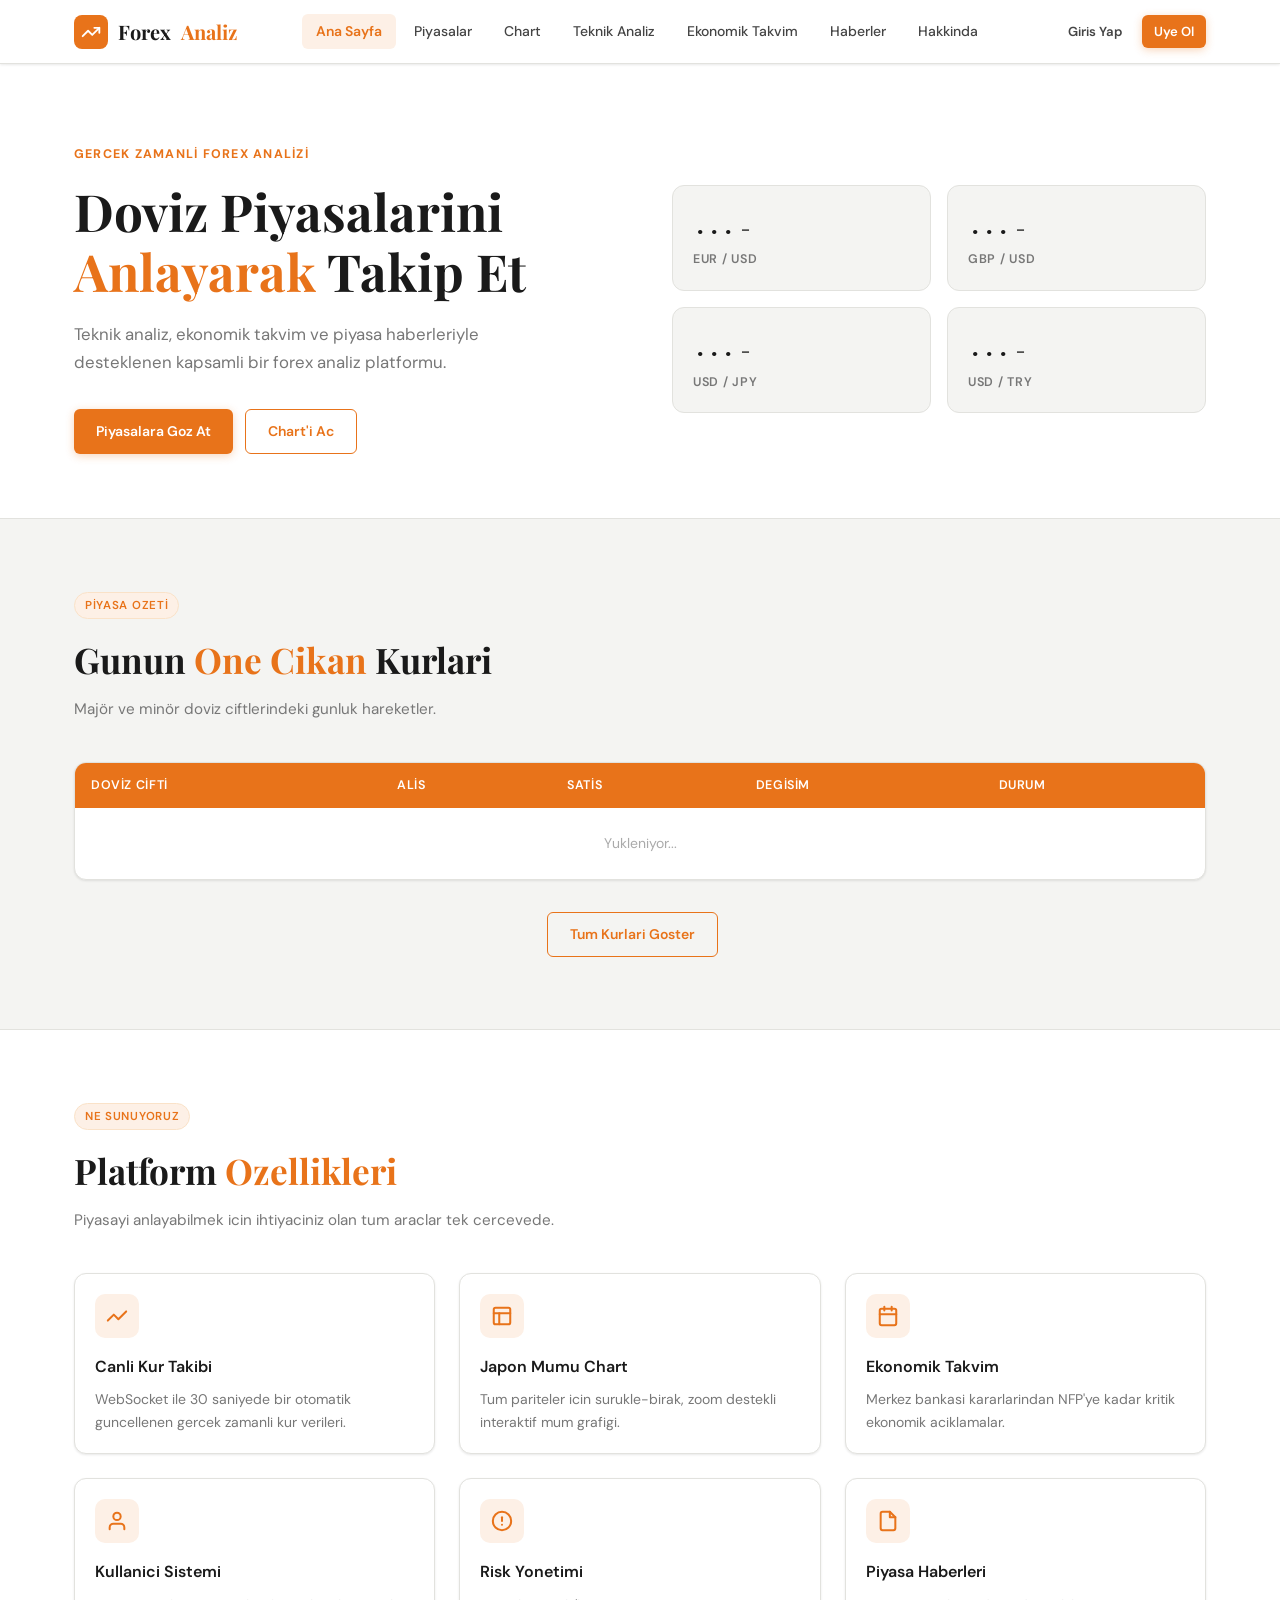
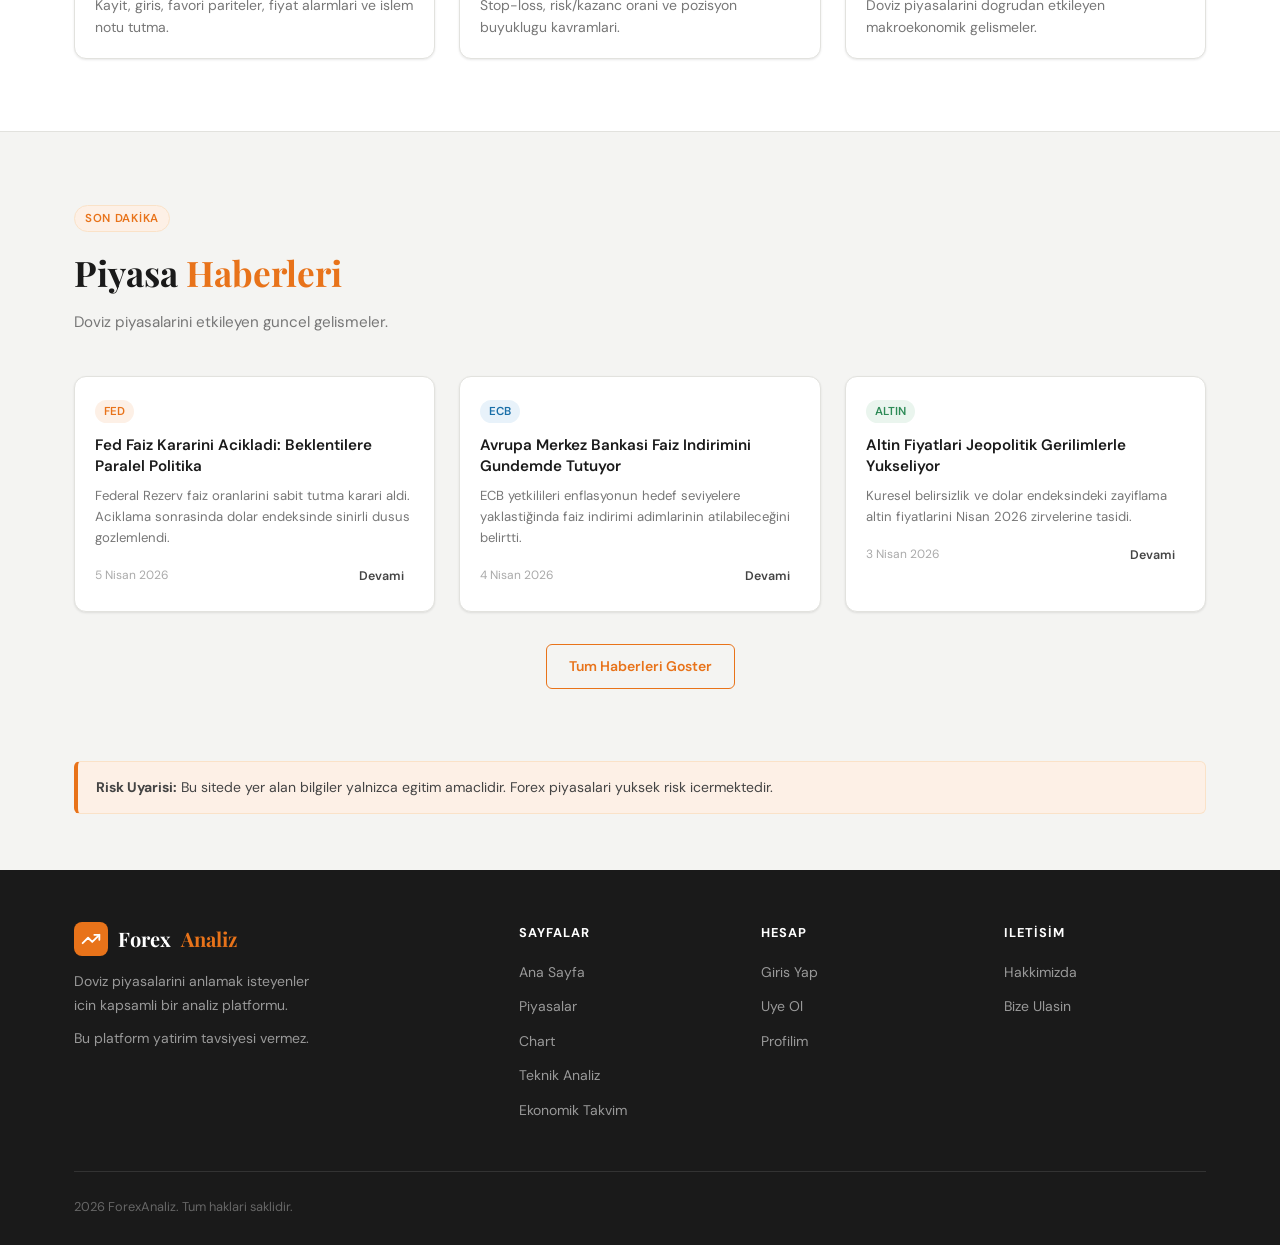
<file: frontend/index.html>
<!DOCTYPE html>
<html lang="tr">
<head>
  <meta charset="UTF-8" />
  <meta name="viewport" content="width=device-width, initial-scale=1.0" />
  <title>ForexAnaliz - Ana Sayfa</title>
  <link rel="stylesheet" href="style.css" />
</head>
<body>

<nav class="navbar">
  <div class="container">
    <a href="index.html" class="nav-logo">
      <div class="nav-logo-icon">
        <svg viewBox="0 0 24 24"><polyline points="22 7 13.5 15.5 8.5 10.5 2 17"/><polyline points="16 7 22 7 22 13"/></svg>
      </div>
      Forex<span>Analiz</span>
    </a>
    <ul class="nav-links">
      <li><a href="index.html" class="active">Ana Sayfa</a></li>
      <li><a href="piyasalar.html">Piyasalar</a></li>
      <li><a href="chart.html">Chart</a></li>
      <li><a href="analiz.html">Teknik Analiz</a></li>
      <li><a href="ekonomik-takvim.html">Ekonomik Takvim</a></li>
      <li><a href="haberler.html">Haberler</a></li>
      <li><a href="hakkinda.html">Hakkinda</a></li>
    </ul>
    <div id="nav-auth" style="display:flex;gap:8px;"></div>
  </div>
</nav>

<!-- HERO -->
<section class="hero">
  <div class="container">
    <div class="hero-inner">
      <div>
        <p class="hero-eyebrow">Gercek Zamanli Forex Analizi</p>
        <h1 class="hero-title">Doviz Piyasalarini<br><span>Anlayarak</span> Takip Et</h1>
        <p class="hero-desc">Teknik analiz, ekonomik takvim ve piyasa haberleriyle desteklenen kapsamli bir forex analiz platformu.</p>
        <div class="hero-actions">
          <a href="piyasalar.html" class="btn btn-primary">Piyasalara Goz At</a>
          <a href="chart.html" class="btn btn-outline">Chart'i Ac</a>
        </div>
      </div>
      <div class="hero-stats">
        <div class="hero-stat-card" onclick="location.href='chart.html?sym=EUR/USD'" style="cursor:pointer;">
          <div class="hero-stat-pair">
            <span class="hero-stat-value" id="h-eurusd">...</span>
            <span class="hero-stat-change" id="h-eurusd-c">–</span>
          </div>
          <div class="hero-stat-label">EUR / USD</div>
        </div>
        <div class="hero-stat-card" onclick="location.href='chart.html?sym=GBP/USD'" style="cursor:pointer;">
          <div class="hero-stat-pair">
            <span class="hero-stat-value" id="h-gbpusd">...</span>
            <span class="hero-stat-change" id="h-gbpusd-c">–</span>
          </div>
          <div class="hero-stat-label">GBP / USD</div>
        </div>
        <div class="hero-stat-card" onclick="location.href='chart.html?sym=USD/JPY'" style="cursor:pointer;">
          <div class="hero-stat-pair">
            <span class="hero-stat-value" id="h-usdjpy">...</span>
            <span class="hero-stat-change" id="h-usdjpy-c">–</span>
          </div>
          <div class="hero-stat-label">USD / JPY</div>
        </div>
        <div class="hero-stat-card" onclick="location.href='chart.html?sym=USD/TRY'" style="cursor:pointer;">
          <div class="hero-stat-pair">
            <span class="hero-stat-value" id="h-usdtry">...</span>
            <span class="hero-stat-change" id="h-usdtry-c">–</span>
          </div>
          <div class="hero-stat-label">USD / TRY</div>
        </div>
      </div>
    </div>
  </div>
</section>

<!-- OZET TABLO -->
<section class="section">
  <div class="container">
    <div class="tag">Piyasa Ozeti</div>
    <h2 class="section-title">Gunun <span>One Cikan</span> Kurlari</h2>
    <p class="section-sub">Majör ve minör doviz ciftlerindeki gunluk hareketler.</p>
    <div class="card" style="overflow:hidden; margin-bottom:32px;">
      <table class="data-table">
        <thead>
          <tr>
            <th>Doviz Cifti</th><th>Alis</th><th>Satis</th>
            <th>Degisim</th><th>Durum</th>
          </tr>
        </thead>
        <tbody id="ozet-tbody">
          <tr><td colspan="5" style="text-align:center;padding:24px;color:var(--text-4);">Yukleniyor...</td></tr>
        </tbody>
      </table>
    </div>
    <div style="text-align:center;display:flex;align-items:center;justify-content:center;gap:16px;">
      <a href="piyasalar.html" class="btn btn-outline">Tum Kurlari Goster</a>
      <span id="son-guncelleme" style="font-size:.75rem;color:var(--text-4);"></span>
    </div>
  </div>
</section>

<!-- OZELLIKLER -->
<section class="section" style="background:var(--surface);border-top:1px solid var(--border);border-bottom:1px solid var(--border);">
  <div class="container">
    <div class="tag">Ne Sunuyoruz</div>
    <h2 class="section-title">Platform <span>Ozellikleri</span></h2>
    <p class="section-sub">Piyasayi anlayabilmek icin ihtiyaciniz olan tum araclar tek cercevede.</p>
    <div class="grid-3">
      <div class="card"><div class="card-body">
        <div style="width:44px;height:44px;background:var(--orange-pale);border-radius:10px;display:flex;align-items:center;justify-content:center;margin-bottom:16px;">
          <svg width="22" height="22" viewBox="0 0 24 24" fill="none" stroke="var(--orange)" stroke-width="2.2" stroke-linecap="round" stroke-linejoin="round"><polyline points="22 7 13.5 15.5 8.5 10.5 2 17"/></svg>
        </div>
        <h3 style="font-size:1rem;font-weight:600;margin-bottom:8px;">Canli Kur Takibi</h3>
        <p style="font-size:.875rem;color:var(--text-3);line-height:1.6;">WebSocket ile 30 saniyede bir otomatik guncellenen gercek zamanli kur verileri.</p>
      </div></div>
      <div class="card"><div class="card-body">
        <div style="width:44px;height:44px;background:var(--orange-pale);border-radius:10px;display:flex;align-items:center;justify-content:center;margin-bottom:16px;">
          <svg width="22" height="22" viewBox="0 0 24 24" fill="none" stroke="var(--orange)" stroke-width="2.2" stroke-linecap="round" stroke-linejoin="round"><rect x="3" y="3" width="18" height="18" rx="2"/><line x1="3" y1="9" x2="21" y2="9"/><line x1="9" y1="21" x2="9" y2="9"/></svg>
        </div>
        <h3 style="font-size:1rem;font-weight:600;margin-bottom:8px;">Japon Mumu Chart</h3>
        <p style="font-size:.875rem;color:var(--text-3);line-height:1.6;">Tum pariteler icin surukle-birak, zoom destekli interaktif mum grafigi.</p>
      </div></div>
      <div class="card"><div class="card-body">
        <div style="width:44px;height:44px;background:var(--orange-pale);border-radius:10px;display:flex;align-items:center;justify-content:center;margin-bottom:16px;">
          <svg width="22" height="22" viewBox="0 0 24 24" fill="none" stroke="var(--orange)" stroke-width="2.2" stroke-linecap="round" stroke-linejoin="round"><rect x="3" y="4" width="18" height="18" rx="2"/><line x1="16" y1="2" x2="16" y2="6"/><line x1="8" y1="2" x2="8" y2="6"/><line x1="3" y1="10" x2="21" y2="10"/></svg>
        </div>
        <h3 style="font-size:1rem;font-weight:600;margin-bottom:8px;">Ekonomik Takvim</h3>
        <p style="font-size:.875rem;color:var(--text-3);line-height:1.6;">Merkez bankasi kararlarindan NFP'ye kadar kritik ekonomik aciklamalar.</p>
      </div></div>
      <div class="card"><div class="card-body">
        <div style="width:44px;height:44px;background:var(--orange-pale);border-radius:10px;display:flex;align-items:center;justify-content:center;margin-bottom:16px;">
          <svg width="22" height="22" viewBox="0 0 24 24" fill="none" stroke="var(--orange)" stroke-width="2.2" stroke-linecap="round" stroke-linejoin="round"><path d="M20 21v-2a4 4 0 0 0-4-4H8a4 4 0 0 0-4 4v2"/><circle cx="12" cy="7" r="4"/></svg>
        </div>
        <h3 style="font-size:1rem;font-weight:600;margin-bottom:8px;">Kullanici Sistemi</h3>
        <p style="font-size:.875rem;color:var(--text-3);line-height:1.6;">Kayit, giris, favori pariteler, fiyat alarmlari ve islem notu tutma.</p>
      </div></div>
      <div class="card"><div class="card-body">
        <div style="width:44px;height:44px;background:var(--orange-pale);border-radius:10px;display:flex;align-items:center;justify-content:center;margin-bottom:16px;">
          <svg width="22" height="22" viewBox="0 0 24 24" fill="none" stroke="var(--orange)" stroke-width="2.2" stroke-linecap="round" stroke-linejoin="round"><circle cx="12" cy="12" r="10"/><line x1="12" y1="8" x2="12" y2="12"/><line x1="12" y1="16" x2="12.01" y2="16"/></svg>
        </div>
        <h3 style="font-size:1rem;font-weight:600;margin-bottom:8px;">Risk Yonetimi</h3>
        <p style="font-size:.875rem;color:var(--text-3);line-height:1.6;">Stop-loss, risk/kazanc orani ve pozisyon buyuklugu kavramlari.</p>
      </div></div>
      <div class="card"><div class="card-body">
        <div style="width:44px;height:44px;background:var(--orange-pale);border-radius:10px;display:flex;align-items:center;justify-content:center;margin-bottom:16px;">
          <svg width="22" height="22" viewBox="0 0 24 24" fill="none" stroke="var(--orange)" stroke-width="2.2" stroke-linecap="round" stroke-linejoin="round"><path d="M14 2H6a2 2 0 0 0-2 2v16a2 2 0 0 0 2 2h12a2 2 0 0 0 2-2V8z"/><polyline points="14 2 14 8 20 8"/></svg>
        </div>
        <h3 style="font-size:1rem;font-weight:600;margin-bottom:8px;">Piyasa Haberleri</h3>
        <p style="font-size:.875rem;color:var(--text-3);line-height:1.6;">Doviz piyasalarini dogrudan etkileyen makroekonomik gelismeler.</p>
      </div></div>
    </div>
  </div>
</section>

<!-- SON HABERLER -->
<section class="section">
  <div class="container">
    <div class="tag">Son Dakika</div>
    <h2 class="section-title">Piyasa <span>Haberleri</span></h2>
    <p class="section-sub">Doviz piyasalarini etkileyen guncel gelismeler.</p>
    <div class="grid-3" style="margin-bottom:32px;">
      <div class="card"><div class="card-body">
        <span class="badge badge-orange" style="margin-bottom:12px;display:inline-block;">FED</span>
        <h3 style="font-size:.95rem;font-weight:600;margin-bottom:8px;line-height:1.4;">Fed Faiz Kararini Acikladi: Beklentilere Paralel Politika</h3>
        <p style="font-size:.82rem;color:var(--text-3);line-height:1.6;margin-bottom:14px;">Federal Rezerv faiz oranlarini sabit tutma karari aldi. Aciklama sonrasinda dolar endeksinde sinirli dusus gozlemlendi.</p>
        <div style="display:flex;justify-content:space-between;align-items:center;">
          <span style="font-size:.75rem;color:var(--text-4);">5 Nisan 2026</span>
          <a href="haberler.html" class="btn btn-ghost" style="font-size:.78rem;padding:4px 10px;">Devami</a>
        </div>
      </div></div>
      <div class="card"><div class="card-body">
        <span class="badge badge-blue" style="margin-bottom:12px;display:inline-block;">ECB</span>
        <h3 style="font-size:.95rem;font-weight:600;margin-bottom:8px;line-height:1.4;">Avrupa Merkez Bankasi Faiz Indirimini Gundemde Tutuyor</h3>
        <p style="font-size:.82rem;color:var(--text-3);line-height:1.6;margin-bottom:14px;">ECB yetkilileri enflasyonun hedef seviyelere yaklastiğinda faiz indirimi adimlarinin atilabileceğini belirtti.</p>
        <div style="display:flex;justify-content:space-between;align-items:center;">
          <span style="font-size:.75rem;color:var(--text-4);">4 Nisan 2026</span>
          <a href="haberler.html" class="btn btn-ghost" style="font-size:.78rem;padding:4px 10px;">Devami</a>
        </div>
      </div></div>
      <div class="card"><div class="card-body">
        <span class="badge badge-green" style="margin-bottom:12px;display:inline-block;">ALTIN</span>
        <h3 style="font-size:.95rem;font-weight:600;margin-bottom:8px;line-height:1.4;">Altin Fiyatlari Jeopolitik Gerilimlerle Yukseliyor</h3>
        <p style="font-size:.82rem;color:var(--text-3);line-height:1.6;margin-bottom:14px;">Kuresel belirsizlik ve dolar endeksindeki zayiflama altin fiyatlarini Nisan 2026 zirvelerine tasidi.</p>
        <div style="display:flex;justify-content:space-between;align-items:center;">
          <span style="font-size:.75rem;color:var(--text-4);">3 Nisan 2026</span>
          <a href="haberler.html" class="btn btn-ghost" style="font-size:.78rem;padding:4px 10px;">Devami</a>
        </div>
      </div></div>
    </div>
    <div style="text-align:center;"><a href="haberler.html" class="btn btn-outline">Tum Haberleri Goster</a></div>
  </div>
</section>

<section style="padding:0 0 56px;">
  <div class="container">
    <div class="info-box">
      <strong>Risk Uyarisi:</strong> Bu sitede yer alan bilgiler yalnizca egitim amaclidir. Forex piyasalari yuksek risk icermektedir.
    </div>
  </div>
</section>

<!-- FOOTER -->
<footer class="footer">
  <div class="container">
    <div class="footer-grid">
      <div class="footer-brand">
        <div class="nav-logo" style="color:#fff;">
          <div class="nav-logo-icon"><svg viewBox="0 0 24 24"><polyline points="22 7 13.5 15.5 8.5 10.5 2 17"/><polyline points="16 7 22 7 22 13"/></svg></div>
          Forex<span style="color:var(--orange);">Analiz</span>
        </div>
        <p>Doviz piyasalarini anlamak isteyenler icin kapsamli bir analiz platformu.</p>
        <p class="footer-disclaimer">Bu platform yatirim tavsiyesi vermez.</p>
      </div>
      <div class="footer-col"><h4>Sayfalar</h4><ul>
        <li><a href="index.html">Ana Sayfa</a></li>
        <li><a href="piyasalar.html">Piyasalar</a></li>
        <li><a href="chart.html">Chart</a></li>
        <li><a href="analiz.html">Teknik Analiz</a></li>
        <li><a href="ekonomik-takvim.html">Ekonomik Takvim</a></li>
      </ul></div>
      <div class="footer-col"><h4>Hesap</h4><ul>
        <li><a href="giris.html">Giris Yap</a></li>
        <li><a href="kayit.html">Uye Ol</a></li>
        <li><a href="profil.html">Profilim</a></li>
      </ul></div>
      <div class="footer-col"><h4>Iletisim</h4><ul>
        <li><a href="hakkinda.html">Hakkimizda</a></li>
        <li><a href="hakkinda.html">Bize Ulasin</a></li>
      </ul></div>
    </div>
    <div class="footer-bottom">
      <span>2026 ForexAnaliz. Tum haklari saklidir.</span>
    </div>
  </div>
</footer>

<script src="api.js"></script>
<script>
const OZET_PAIRS = ["EUR/USD","GBP/USD","USD/JPY","USD/CHF","USD/TRY","XAU/USD"];
const HERO_MAP   = {
  "EUR/USD": ["h-eurusd","h-eurusd-c"],
  "GBP/USD": ["h-gbpusd","h-gbpusd-c"],
  "USD/JPY": ["h-usdjpy","h-usdjpy-c"],
  "USD/TRY": ["h-usdtry","h-usdtry-c"],
};
const NAMES = {
  "EUR/USD":"Euro / Amerikan Dolari","GBP/USD":"Sterlin / Amerikan Dolari",
  "USD/JPY":"Amerikan Dolari / Japon Yeni","USD/CHF":"Amerikan Dolari / Isvicre Frangi",
  "USD/TRY":"Amerikan Dolari / Turk Lirasi","XAU/USD":"Altin / Amerikan Dolari",
};

function renderPrices(data) {
  // Hero kartlar
  data.forEach(p => {
    const ids = HERO_MAP[p.symbol];
    if (!ids) return;
    const up = p.change_pct >= 0;
    document.getElementById(ids[0]).textContent = p.bid;
    const chgEl = document.getElementById(ids[1]);
    chgEl.textContent = `${up?"+":""}${p.change_pct.toFixed(2)}%`;
    chgEl.className   = `hero-stat-change ${up?"up":"down"}`;
  });

  // Ozet tablo
  const rows = data.filter(p => OZET_PAIRS.includes(p.symbol));
  document.getElementById("ozet-tbody").innerHTML = rows.map(p => {
    const up = p.change_pct >= 0;
    return `<tr>
      <td><strong>${p.symbol}</strong><br>
          <small style="color:var(--text-4);font-size:.75rem;">${NAMES[p.symbol]||""}</small></td>
      <td class="val-mono">${p.bid}</td>
      <td class="val-mono">${p.ask}</td>
      <td class="${up?"val-up":"val-down"}">${up?"+":""}${p.change_pct.toFixed(2)}%</td>
      <td><span class="badge ${up?"badge-green":"badge-red"}">${up?"Yukseliyor":"Dusuyor"}</span></td>
    </tr>`;
  }).join("");

  const now = new Date();
  document.getElementById("son-guncelleme").textContent =
    `Son guncelleme: ${now.toLocaleTimeString("tr-TR",{hour:"2-digit",minute:"2-digit"})}`;
}

// WebSocket ile canlı fiyat
const stream = new PriceStream(renderPrices);

// İlk yükleme (WS bağlanmadan önce)
ForexAPI.getPrices().then(r => renderPrices(r.data)).catch(()=>{});
</script>
</body>
</html>
</file>
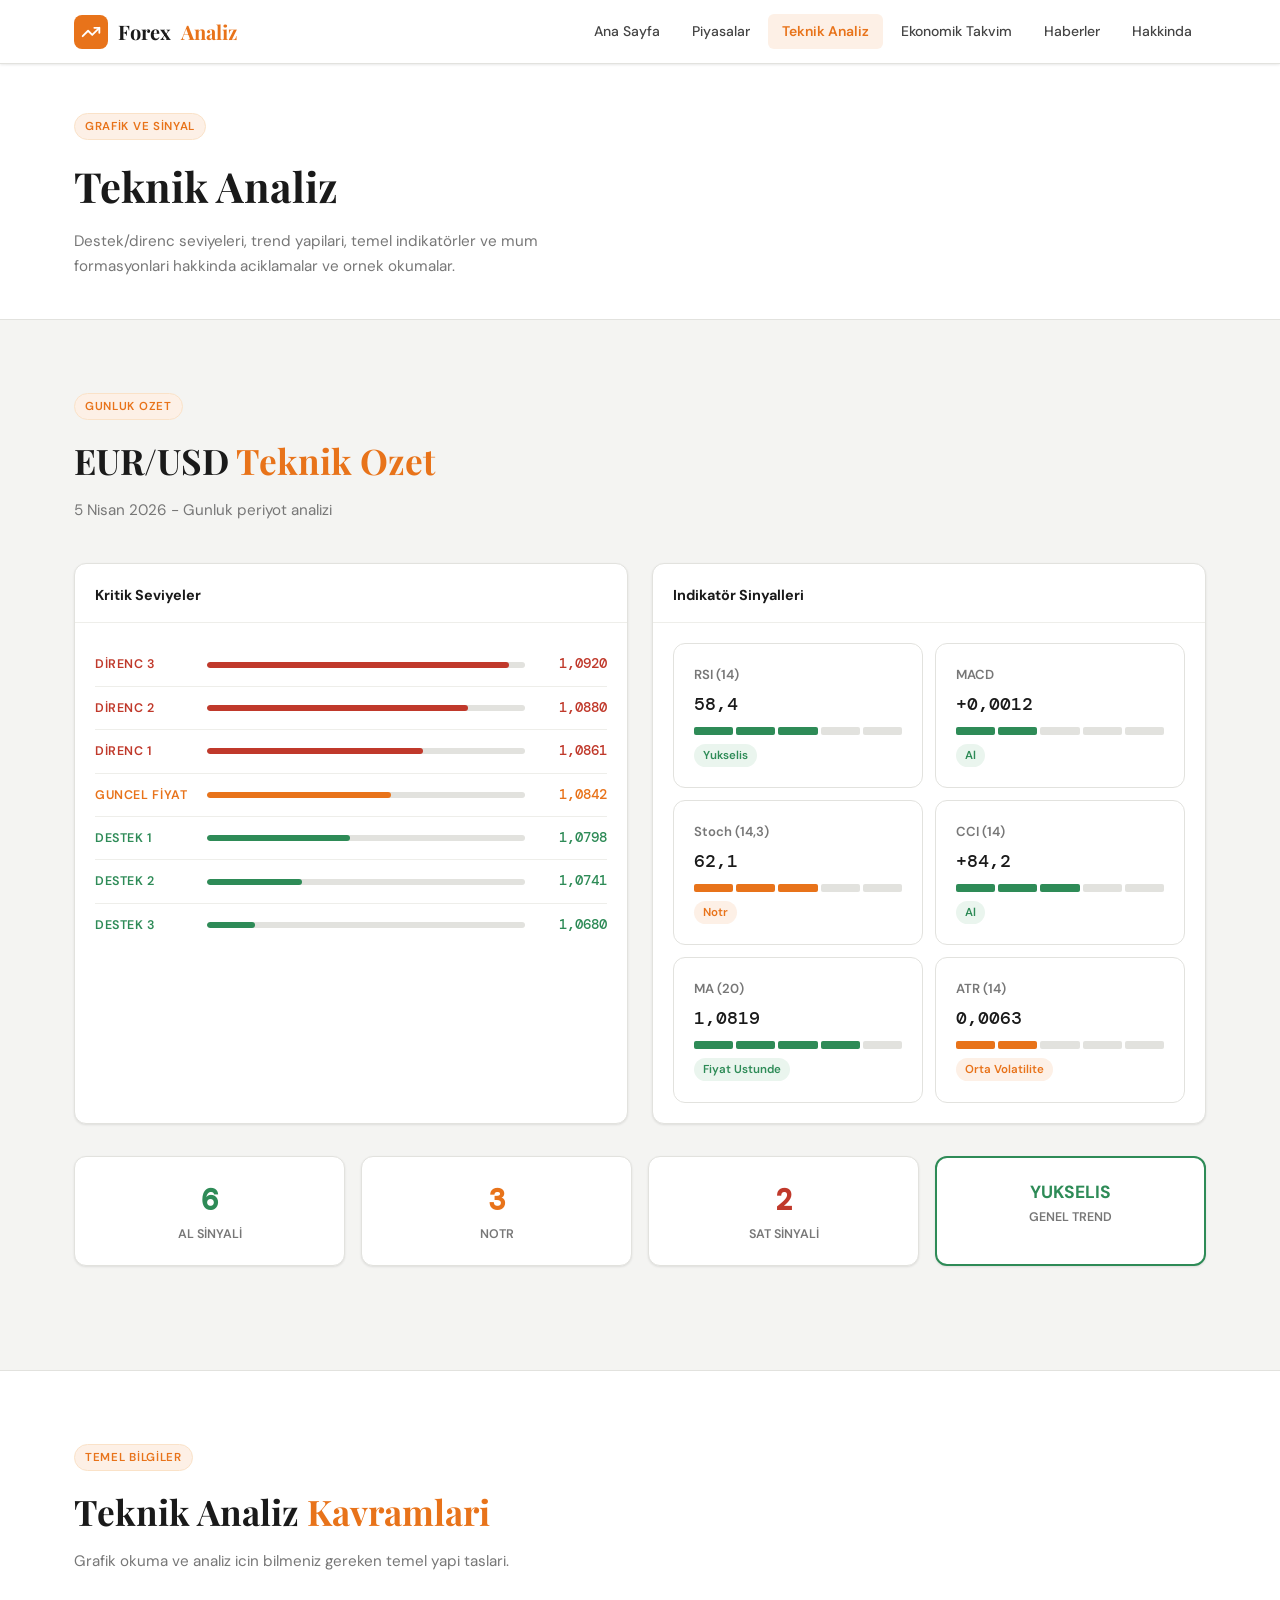
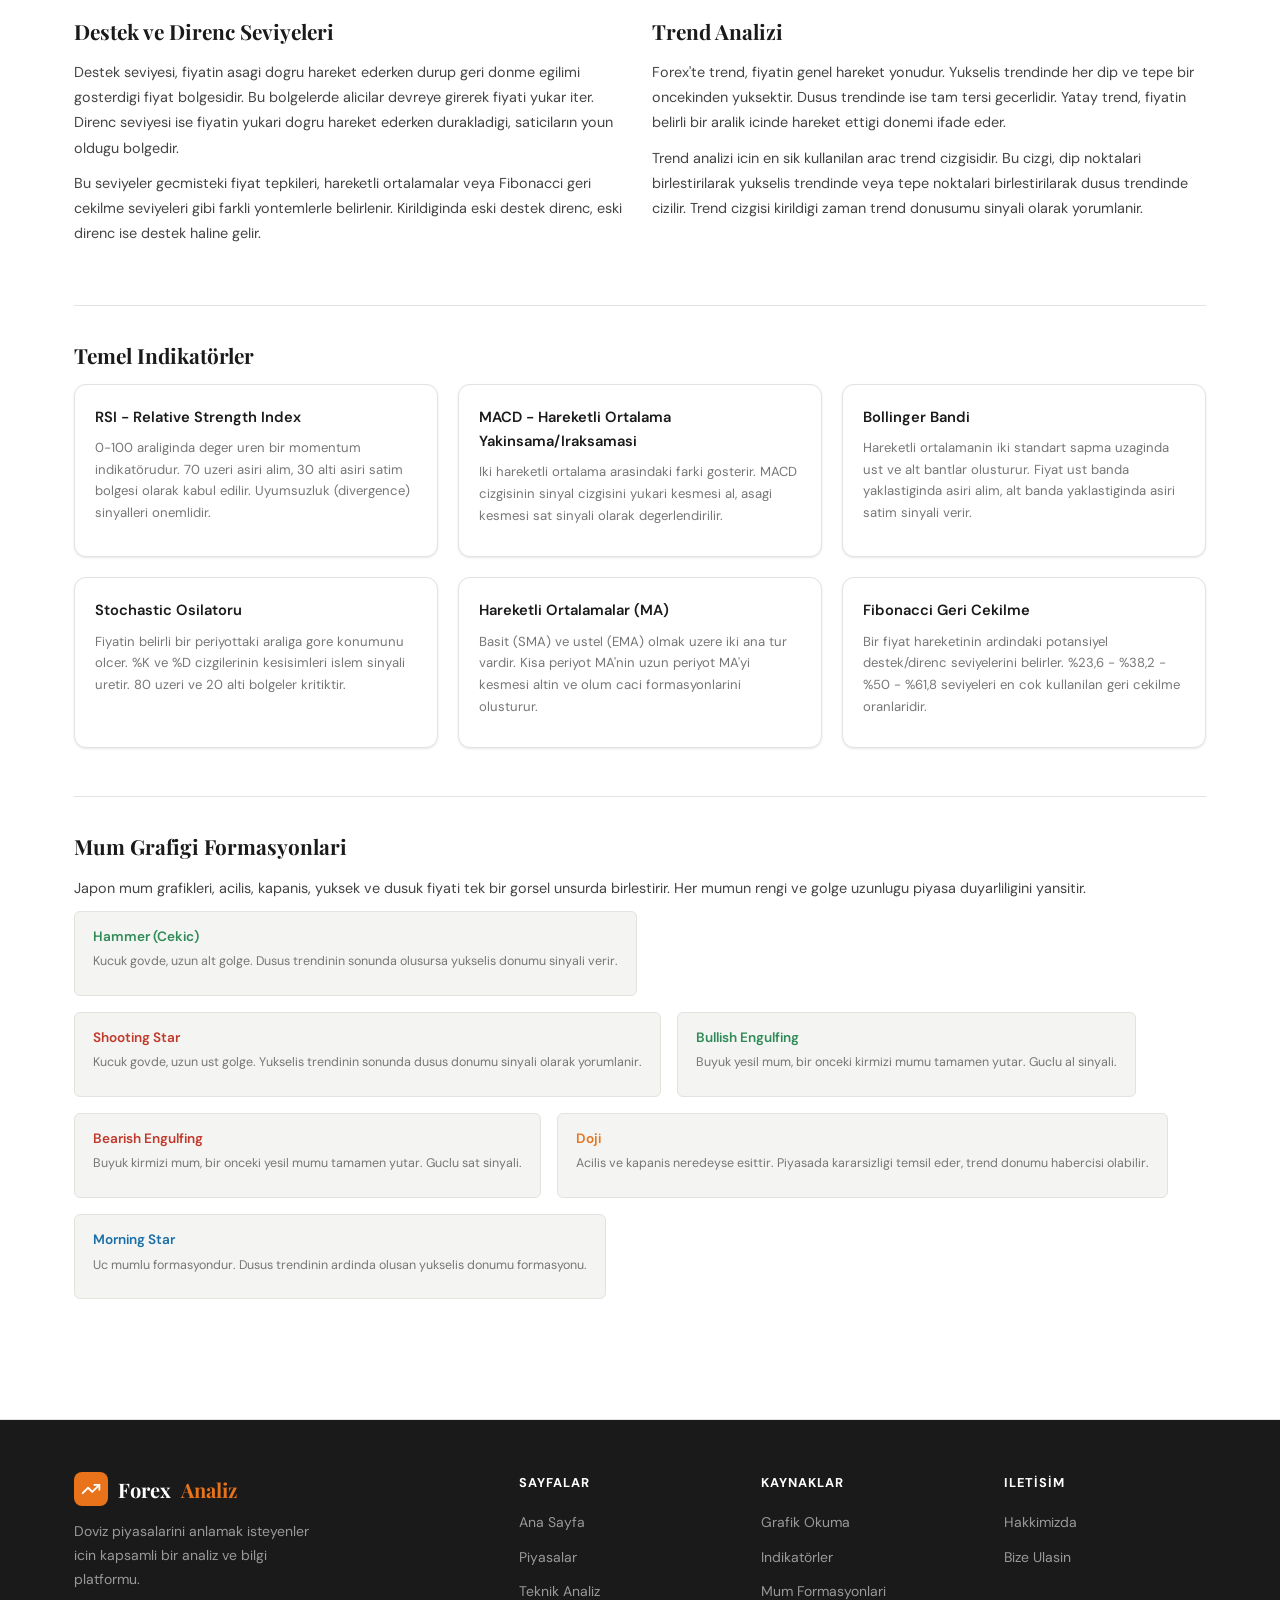
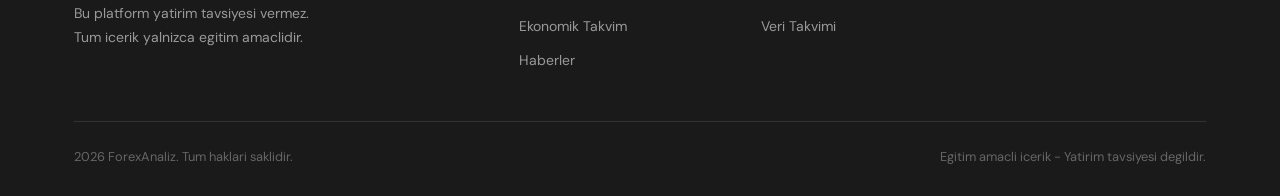
<file: frontend/analiz.html>
<!DOCTYPE html>
<html lang="tr">
<head>
  <meta charset="UTF-8" />
  <meta name="viewport" content="width=device-width, initial-scale=1.0" />
  <title>ForexAnaliz - Teknik Analiz</title>
  <link rel="stylesheet" href="style.css" />
  <style>
    .analiz-grid { display: grid; grid-template-columns: 1fr 1fr; gap: 24px; margin-bottom: 32px; }
    .level-row { display: flex; align-items: center; gap: 12px; padding: 10px 0; border-bottom: 1px solid var(--border-soft); }
    .level-row:last-child { border-bottom: none; }
    .level-label { font-size:.78rem; font-weight:600; color:var(--text-3); text-transform:uppercase; letter-spacing:.05em; width: 100px; flex-shrink:0; }
    .level-bar { flex:1; height:6px; background:var(--border); border-radius:99px; overflow:hidden; }
    .level-fill { height:100%; border-radius:99px; }
    .fill-res { background: var(--red); }
    .fill-sup { background: var(--green); }
    .fill-cur { background: var(--orange); }
    .level-val { font-family:var(--font-mono); font-size:.85rem; font-weight:500; width:70px; text-align:right; }
    .indicator-card { background:var(--surface); border:1px solid var(--border); border-radius:var(--radius); padding:20px; }
    .indicator-name { font-size:.82rem; font-weight:600; color:var(--text-3); margin-bottom:4px; }
    .indicator-value { font-family:var(--font-mono); font-size:1.1rem; font-weight:500; color:var(--text-1); margin-bottom:8px; }
    .signal-bar { display:flex; gap:3px; margin-bottom:6px; }
    .signal-seg { height:8px; flex:1; border-radius:2px; }
    .seg-on-green  { background:var(--green); }
    .seg-on-red    { background:var(--red); }
    .seg-on-orange { background:var(--orange); }
    .seg-off       { background:var(--border); }
    .concept-section { margin-bottom: 48px; }
    .concept-section h3 { font-family:var(--font-display); font-size:1.3rem; margin-bottom:12px; }
    .concept-section p  { font-size:.9rem; color:var(--text-2); line-height:1.75; margin-bottom:10px; }
    .candle-row { display:flex; gap:16px; flex-wrap:wrap; }
    .candle-item { background:var(--bg); border:1px solid var(--border); border-radius:var(--radius-sm); padding:14px 18px; min-width:160px; }
    .candle-item h4 { font-size:.85rem; font-weight:600; margin-bottom:4px; }
    .candle-item p  { font-size:.78rem; color:var(--text-3); line-height:1.5; }
    @media(max-width:768px){ .analiz-grid{grid-template-columns:1fr;} }
  </style>
</head>
<body>

<!-- NAVBAR -->
<nav class="navbar">
  <div class="container">
    <a href="index.html" class="nav-logo">
      <div class="nav-logo-icon">
        <svg viewBox="0 0 24 24"><polyline points="22 7 13.5 15.5 8.5 10.5 2 17"/><polyline points="16 7 22 7 22 13"/></svg>
      </div>
      Forex<span>Analiz</span>
    </a>
    <ul class="nav-links">
      <li><a href="index.html">Ana Sayfa</a></li>
      <li><a href="piyasalar.html">Piyasalar</a></li>
      <li><a href="analiz.html" class="active">Teknik Analiz</a></li>
      <li><a href="ekonomik-takvim.html">Ekonomik Takvim</a></li>
      <li><a href="haberler.html">Haberler</a></li>
      <li><a href="hakkinda.html">Hakkinda</a></li>
    </ul>
  </div>
</nav>

<!-- SAYFA BASLIGI -->
<div class="page-header">
  <div class="container">
    <div class="tag">Grafik ve Sinyal</div>
    <h1>Teknik Analiz</h1>
    <p>Destek/direnc seviyeleri, trend yapilari, temel indikatörler ve mum formasyonlari hakkinda aciklamalar ve ornek okumalar.</p>
  </div>
</div>

<!-- GUNCEL TEKNIK OZET -->
<section class="section">
  <div class="container">
    <div class="tag">Gunluk Ozet</div>
    <h2 class="section-title">EUR/USD <span>Teknik Ozet</span></h2>
    <p class="section-sub">5 Nisan 2026 - Gunluk periyot analizi</p>

    <div class="analiz-grid">
      <!-- Seviyeler -->
      <div class="card">
        <div class="card-header">
          <strong style="font-size:.9rem;">Kritik Seviyeler</strong>
        </div>
        <div class="card-body">
          <div class="level-row">
            <span class="level-label" style="color:var(--red);">Direnc 3</span>
            <div class="level-bar"><div class="level-fill fill-res" style="width:95%;"></div></div>
            <span class="level-val" style="color:var(--red);">1,0920</span>
          </div>
          <div class="level-row">
            <span class="level-label" style="color:var(--red);">Direnc 2</span>
            <div class="level-bar"><div class="level-fill fill-res" style="width:82%;"></div></div>
            <span class="level-val" style="color:var(--red);">1,0880</span>
          </div>
          <div class="level-row">
            <span class="level-label" style="color:var(--red);">Direnc 1</span>
            <div class="level-bar"><div class="level-fill fill-res" style="width:68%;"></div></div>
            <span class="level-val" style="color:var(--red);">1,0861</span>
          </div>
          <div class="level-row">
            <span class="level-label" style="color:var(--orange);">Guncel Fiyat</span>
            <div class="level-bar"><div class="level-fill fill-cur" style="width:58%;"></div></div>
            <span class="level-val" style="color:var(--orange);">1,0842</span>
          </div>
          <div class="level-row">
            <span class="level-label" style="color:var(--green);">Destek 1</span>
            <div class="level-bar"><div class="level-fill fill-sup" style="width:45%;"></div></div>
            <span class="level-val" style="color:var(--green);">1,0798</span>
          </div>
          <div class="level-row">
            <span class="level-label" style="color:var(--green);">Destek 2</span>
            <div class="level-bar"><div class="level-fill fill-sup" style="width:30%;"></div></div>
            <span class="level-val" style="color:var(--green);">1,0741</span>
          </div>
          <div class="level-row">
            <span class="level-label" style="color:var(--green);">Destek 3</span>
            <div class="level-bar"><div class="level-fill fill-sup" style="width:15%;"></div></div>
            <span class="level-val" style="color:var(--green);">1,0680</span>
          </div>
        </div>
      </div>

      <!-- Indikatörler -->
      <div class="card">
        <div class="card-header">
          <strong style="font-size:.9rem;">Indikatör Sinyalleri</strong>
        </div>
        <div class="card-body">
          <div style="display:grid; grid-template-columns:1fr 1fr; gap:12px;">
            <div class="indicator-card">
              <div class="indicator-name">RSI (14)</div>
              <div class="indicator-value">58,4</div>
              <div class="signal-bar">
                <div class="signal-seg seg-on-green"></div>
                <div class="signal-seg seg-on-green"></div>
                <div class="signal-seg seg-on-green"></div>
                <div class="signal-seg seg-off"></div>
                <div class="signal-seg seg-off"></div>
              </div>
              <span class="badge badge-green">Yukselis</span>
            </div>
            <div class="indicator-card">
              <div class="indicator-name">MACD</div>
              <div class="indicator-value">+0,0012</div>
              <div class="signal-bar">
                <div class="signal-seg seg-on-green"></div>
                <div class="signal-seg seg-on-green"></div>
                <div class="signal-seg seg-off"></div>
                <div class="signal-seg seg-off"></div>
                <div class="signal-seg seg-off"></div>
              </div>
              <span class="badge badge-green">Al</span>
            </div>
            <div class="indicator-card">
              <div class="indicator-name">Stoch (14,3)</div>
              <div class="indicator-value">62,1</div>
              <div class="signal-bar">
                <div class="signal-seg seg-on-orange"></div>
                <div class="signal-seg seg-on-orange"></div>
                <div class="signal-seg seg-on-orange"></div>
                <div class="signal-seg seg-off"></div>
                <div class="signal-seg seg-off"></div>
              </div>
              <span class="badge badge-orange">Notr</span>
            </div>
            <div class="indicator-card">
              <div class="indicator-name">CCI (14)</div>
              <div class="indicator-value">+84,2</div>
              <div class="signal-bar">
                <div class="signal-seg seg-on-green"></div>
                <div class="signal-seg seg-on-green"></div>
                <div class="signal-seg seg-on-green"></div>
                <div class="signal-seg seg-off"></div>
                <div class="signal-seg seg-off"></div>
              </div>
              <span class="badge badge-green">Al</span>
            </div>
            <div class="indicator-card">
              <div class="indicator-name">MA (20)</div>
              <div class="indicator-value">1,0819</div>
              <div class="signal-bar">
                <div class="signal-seg seg-on-green"></div>
                <div class="signal-seg seg-on-green"></div>
                <div class="signal-seg seg-on-green"></div>
                <div class="signal-seg seg-on-green"></div>
                <div class="signal-seg seg-off"></div>
              </div>
              <span class="badge badge-green">Fiyat Ustunde</span>
            </div>
            <div class="indicator-card">
              <div class="indicator-name">ATR (14)</div>
              <div class="indicator-value">0,0063</div>
              <div class="signal-bar">
                <div class="signal-seg seg-on-orange"></div>
                <div class="signal-seg seg-on-orange"></div>
                <div class="signal-seg seg-off"></div>
                <div class="signal-seg seg-off"></div>
                <div class="signal-seg seg-off"></div>
              </div>
              <span class="badge badge-orange">Orta Volatilite</span>
            </div>
          </div>
        </div>
      </div>
    </div>

    <!-- GENEL SINYAL OZETI -->
    <div style="display:grid; grid-template-columns:repeat(4,1fr); gap:16px; margin-bottom: 32px;">
      <div class="card" style="text-align:center; padding:20px;">
        <div style="font-size:1.8rem; font-weight:700; color:var(--green); font-family:var(--font-mono);">6</div>
        <div style="font-size:.78rem; font-weight:600; color:var(--text-3); text-transform:uppercase;">Al Sinyali</div>
      </div>
      <div class="card" style="text-align:center; padding:20px;">
        <div style="font-size:1.8rem; font-weight:700; color:var(--orange); font-family:var(--font-mono);">3</div>
        <div style="font-size:.78rem; font-weight:600; color:var(--text-3); text-transform:uppercase;">Notr</div>
      </div>
      <div class="card" style="text-align:center; padding:20px;">
        <div style="font-size:1.8rem; font-weight:700; color:var(--red); font-family:var(--font-mono);">2</div>
        <div style="font-size:.78rem; font-weight:600; color:var(--text-3); text-transform:uppercase;">Sat Sinyali</div>
      </div>
      <div class="card" style="text-align:center; padding:20px; border: 2px solid var(--green);">
        <div style="font-size:1.1rem; font-weight:700; color:var(--green);">YUKSELIS</div>
        <div style="font-size:.78rem; font-weight:600; color:var(--text-3); text-transform:uppercase;">Genel Trend</div>
      </div>
    </div>
  </div>
</section>

<!-- TEKNIK ANALIZ KAVRAMLARI -->
<section class="section" style="background:var(--surface); border-top:1px solid var(--border); border-bottom:1px solid var(--border);">
  <div class="container">
    <div class="tag">Temel Bilgiler</div>
    <h2 class="section-title">Teknik Analiz <span>Kavramlari</span></h2>
    <p class="section-sub">Grafik okuma ve analiz icin bilmeniz gereken temel yapi taslari.</p>

    <div class="concept-section">
      <div class="grid-2">
        <div>
          <h3>Destek ve Direnc Seviyeleri</h3>
          <p>Destek seviyesi, fiyatin asagi dogru hareket ederken durup geri donme egilimi gosterdigi fiyat bolgesidir. Bu bolgelerde alicilar devreye girerek fiyati yukar iter. Direnc seviyesi ise fiyatin yukari dogru hareket ederken durakladigi, saticiların youn oldugu bolgedir.</p>
          <p>Bu seviyeler gecmisteki fiyat tepkileri, hareketli ortalamalar veya Fibonacci geri cekilme seviyeleri gibi farkli yontemlerle belirlenir. Kirildiginda eski destek direnc, eski direnc ise destek haline gelir.</p>
        </div>
        <div>
          <h3>Trend Analizi</h3>
          <p>Forex'te trend, fiyatin genel hareket yonudur. Yukselis trendinde her dip ve tepe bir oncekinden yuksektir. Dusus trendinde ise tam tersi gecerlidir. Yatay trend, fiyatin belirli bir aralik icinde hareket ettigi donemi ifade eder.</p>
          <p>Trend analizi icin en sik kullanilan arac trend cizgisidir. Bu cizgi, dip noktalari birlestirilarak yukselis trendinde veya tepe noktalari birlestirilarak dusus trendinde cizilir. Trend cizgisi kirildigi zaman trend donusumu sinyali olarak yorumlanir.</p>
        </div>
      </div>
    </div>

    <div class="divider"></div>

    <div class="concept-section">
      <h3>Temel Indikatörler</h3>
      <div style="display:grid; grid-template-columns: repeat(3,1fr); gap:20px;">
        <div class="card">
          <div class="card-body">
            <h4 style="font-size:.92rem; font-weight:600; margin-bottom:8px;">RSI - Relative Strength Index</h4>
            <p style="font-size:.82rem; color:var(--text-3); line-height:1.65;">0-100 araliginda deger uren bir momentum indikatörudur. 70 uzeri asiri alim, 30 alti asiri satim bolgesi olarak kabul edilir. Uyumsuzluk (divergence) sinyalleri onemlidir.</p>
          </div>
        </div>
        <div class="card">
          <div class="card-body">
            <h4 style="font-size:.92rem; font-weight:600; margin-bottom:8px;">MACD - Hareketli Ortalama Yakinsama/Iraksamasi</h4>
            <p style="font-size:.82rem; color:var(--text-3); line-height:1.65;">Iki hareketli ortalama arasindaki farki gosterir. MACD cizgisinin sinyal cizgisini yukari kesmesi al, asagi kesmesi sat sinyali olarak degerlendirilir.</p>
          </div>
        </div>
        <div class="card">
          <div class="card-body">
            <h4 style="font-size:.92rem; font-weight:600; margin-bottom:8px;">Bollinger Bandi</h4>
            <p style="font-size:.82rem; color:var(--text-3); line-height:1.65;">Hareketli ortalamanin iki standart sapma uzaginda ust ve alt bantlar olusturur. Fiyat ust banda yaklastiginda asiri alim, alt banda yaklastiginda asiri satim sinyali verir.</p>
          </div>
        </div>
        <div class="card">
          <div class="card-body">
            <h4 style="font-size:.92rem; font-weight:600; margin-bottom:8px;">Stochastic Osilatoru</h4>
            <p style="font-size:.82rem; color:var(--text-3); line-height:1.65;">Fiyatin belirli bir periyottaki araliga gore konumunu olcer. %K ve %D cizgilerinin kesisimleri islem sinyali uretir. 80 uzeri ve 20 alti bolgeler kritiktir.</p>
          </div>
        </div>
        <div class="card">
          <div class="card-body">
            <h4 style="font-size:.92rem; font-weight:600; margin-bottom:8px;">Hareketli Ortalamalar (MA)</h4>
            <p style="font-size:.82rem; color:var(--text-3); line-height:1.65;">Basit (SMA) ve ustel (EMA) olmak uzere iki ana tur vardir. Kisa periyot MA'nin uzun periyot MA'yi kesmesi altin ve olum caci formasyonlarini olusturur.</p>
          </div>
        </div>
        <div class="card">
          <div class="card-body">
            <h4 style="font-size:.92rem; font-weight:600; margin-bottom:8px;">Fibonacci Geri Cekilme</h4>
            <p style="font-size:.82rem; color:var(--text-3); line-height:1.65;">Bir fiyat hareketinin ardindaki potansiyel destek/direnc seviyelerini belirler. %23,6 - %38,2 - %50 - %61,8 seviyeleri en cok kullanilan geri cekilme oranlaridir.</p>
          </div>
        </div>
      </div>
    </div>

    <div class="divider"></div>

    <div class="concept-section">
      <h3>Mum Grafigi Formasyonlari</h3>
      <p>Japon mum grafikleri, acilis, kapanis, yuksek ve dusuk fiyati tek bir gorsel unsurda birlestirir. Her mumun rengi ve golge uzunlugu piyasa duyarliligini yansitir.</p>
      <div class="candle-row">
        <div class="candle-item">
          <h4 style="color:var(--green);">Hammer (Cekic)</h4>
          <p>Kucuk govde, uzun alt golge. Dusus trendinin sonunda olusursa yukselis donumu sinyali verir.</p>
        </div>
        <div class="candle-item">
          <h4 style="color:var(--red);">Shooting Star</h4>
          <p>Kucuk govde, uzun ust golge. Yukselis trendinin sonunda dusus donumu sinyali olarak yorumlanir.</p>
        </div>
        <div class="candle-item">
          <h4 style="color:var(--green);">Bullish Engulfing</h4>
          <p>Buyuk yesil mum, bir onceki kirmizi mumu tamamen yutar. Guclu al sinyali.</p>
        </div>
        <div class="candle-item">
          <h4 style="color:var(--red);">Bearish Engulfing</h4>
          <p>Buyuk kirmizi mum, bir onceki yesil mumu tamamen yutar. Guclu sat sinyali.</p>
        </div>
        <div class="candle-item">
          <h4 style="color:var(--orange);">Doji</h4>
          <p>Acilis ve kapanis neredeyse esittir. Piyasada kararsizligi temsil eder, trend donumu habercisi olabilir.</p>
        </div>
        <div class="candle-item">
          <h4 style="color:var(--blue);">Morning Star</h4>
          <p>Uc mumlu formasyondur. Dusus trendinin ardinda olusan yukselis donumu formasyonu.</p>
        </div>
      </div>
    </div>
  </div>
</section>

<!-- FOOTER -->
<footer class="footer">
  <div class="container">
    <div class="footer-grid">
      <div class="footer-brand">
        <div class="nav-logo" style="color:#fff;">
          <div class="nav-logo-icon">
            <svg viewBox="0 0 24 24"><polyline points="22 7 13.5 15.5 8.5 10.5 2 17"/><polyline points="16 7 22 7 22 13"/></svg>
          </div>
          Forex<span style="color:var(--orange);">Analiz</span>
        </div>
        <p>Doviz piyasalarini anlamak isteyenler icin kapsamli bir analiz ve bilgi platformu.</p>
        <p class="footer-disclaimer">Bu platform yatirim tavsiyesi vermez. Tum icerik yalnizca egitim amaclidir.</p>
      </div>
      <div class="footer-col">
        <h4>Sayfalar</h4>
        <ul>
          <li><a href="index.html">Ana Sayfa</a></li>
          <li><a href="piyasalar.html">Piyasalar</a></li>
          <li><a href="analiz.html">Teknik Analiz</a></li>
          <li><a href="ekonomik-takvim.html">Ekonomik Takvim</a></li>
          <li><a href="haberler.html">Haberler</a></li>
        </ul>
      </div>
      <div class="footer-col">
        <h4>Kaynaklar</h4>
        <ul>
          <li><a href="analiz.html">Grafik Okuma</a></li>
          <li><a href="analiz.html">Indikatörler</a></li>
          <li><a href="analiz.html">Mum Formasyonlari</a></li>
          <li><a href="ekonomik-takvim.html">Veri Takvimi</a></li>
        </ul>
      </div>
      <div class="footer-col">
        <h4>Iletisim</h4>
        <ul>
          <li><a href="hakkinda.html">Hakkimizda</a></li>
          <li><a href="hakkinda.html">Bize Ulasin</a></li>
        </ul>
      </div>
    </div>
    <div class="footer-bottom">
      <span>2026 ForexAnaliz. Tum haklari saklidir.</span>
      <span>Egitim amacli icerik - Yatirim tavsiyesi degildir.</span>
    </div>
  </div>
</footer>

</body>
</html>
</file>
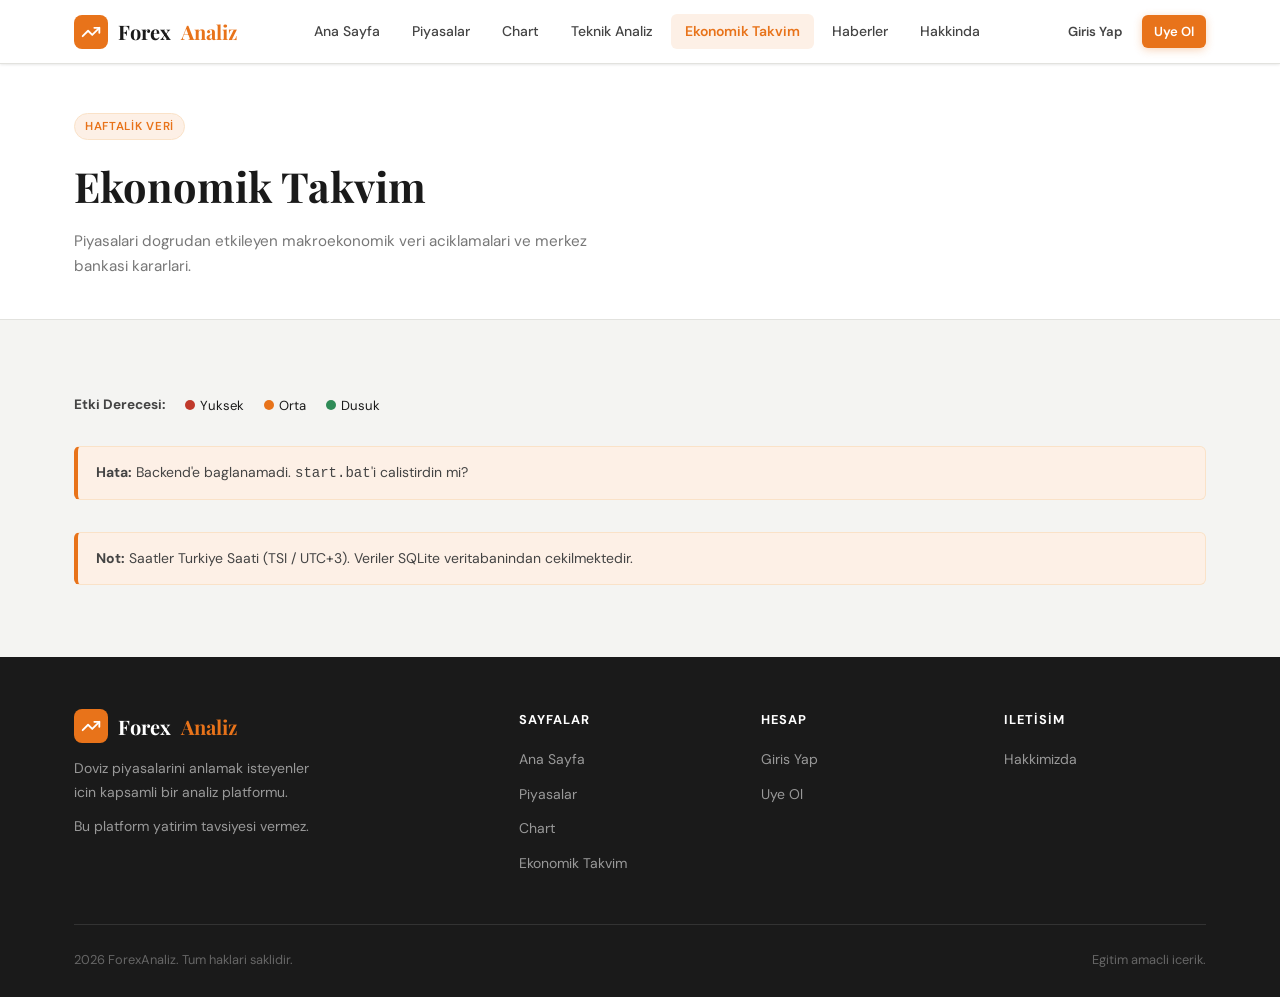
<file: frontend/ekonomik-takvim.html>
<!DOCTYPE html>
<html lang="tr">
<head>
  <meta charset="UTF-8" />
  <meta name="viewport" content="width=device-width, initial-scale=1.0" />
  <title>ForexAnaliz - Ekonomik Takvim</title>
  <link rel="stylesheet" href="style.css" />
  <style>
    .etkili-yuksek{color:var(--red);font-weight:700;}
    .etkili-orta{color:var(--orange);font-weight:600;}
    .etkili-dusuk{color:var(--green);font-weight:500;}
    .etkili-dot-y{display:inline-block;width:10px;height:10px;border-radius:50%;background:var(--red);margin-right:5px;}
    .etkili-dot-o{display:inline-block;width:10px;height:10px;border-radius:50%;background:var(--orange);margin-right:5px;}
    .etkili-dot-d{display:inline-block;width:10px;height:10px;border-radius:50%;background:var(--green);margin-right:5px;}
    .day-header{background:var(--orange-pale);border:1px solid var(--orange-light);border-radius:var(--radius-sm);padding:10px 16px;margin:24px 0 0;font-weight:700;font-size:.85rem;color:var(--orange-dark);}
    .takvim-table td{vertical-align:middle;}
    .takvim-table td:first-child{white-space:nowrap;font-family:var(--font-mono);font-size:.82rem;}
  </style>
</head>
<body>

<nav class="navbar">
  <div class="container">
    <a href="index.html" class="nav-logo">
      <div class="nav-logo-icon"><svg viewBox="0 0 24 24"><polyline points="22 7 13.5 15.5 8.5 10.5 2 17"/><polyline points="16 7 22 7 22 13"/></svg></div>
      Forex<span>Analiz</span>
    </a>
    <ul class="nav-links">
      <li><a href="index.html">Ana Sayfa</a></li>
      <li><a href="piyasalar.html">Piyasalar</a></li>
      <li><a href="chart.html">Chart</a></li>
      <li><a href="analiz.html">Teknik Analiz</a></li>
      <li><a href="ekonomik-takvim.html" class="active">Ekonomik Takvim</a></li>
      <li><a href="haberler.html">Haberler</a></li>
      <li><a href="hakkinda.html">Hakkinda</a></li>
    </ul>
    <div id="nav-auth" style="display:flex;gap:8px;"></div>
  </div>
</nav>

<div class="page-header">
  <div class="container">
    <div class="tag">Haftalik Veri</div>
    <h1>Ekonomik Takvim</h1>
    <p>Piyasalari dogrudan etkileyen makroekonomik veri aciklamalari ve merkez bankasi kararlari.</p>
  </div>
</div>

<section class="section">
  <div class="container">
    <div style="display:flex;gap:20px;flex-wrap:wrap;margin-bottom:28px;align-items:center;">
      <strong style="font-size:.85rem;color:var(--text-2);">Etki Derecesi:</strong>
      <span><span class="etkili-dot-y"></span><span style="font-size:.82rem;">Yuksek</span></span>
      <span><span class="etkili-dot-o"></span><span style="font-size:.82rem;">Orta</span></span>
      <span><span class="etkili-dot-d"></span><span style="font-size:.82rem;">Dusuk</span></span>
    </div>
    <div id="takvim-container">
      <div style="text-align:center;padding:48px;color:var(--text-4);">Veriler yukleniyor...</div>
    </div>
    <div class="info-box" style="margin-top:32px;">
      <strong>Not:</strong> Saatler Turkiye Saati (TSI / UTC+3). Veriler SQLite veritabanindan cekilmektedir.
    </div>
  </div>
</section>

<footer class="footer">
  <div class="container">
    <div class="footer-grid">
      <div class="footer-brand">
        <div class="nav-logo" style="color:#fff;">
          <div class="nav-logo-icon"><svg viewBox="0 0 24 24"><polyline points="22 7 13.5 15.5 8.5 10.5 2 17"/><polyline points="16 7 22 7 22 13"/></svg></div>
          Forex<span style="color:var(--orange);">Analiz</span>
        </div>
        <p>Doviz piyasalarini anlamak isteyenler icin kapsamli bir analiz platformu.</p>
        <p class="footer-disclaimer">Bu platform yatirim tavsiyesi vermez.</p>
      </div>
      <div class="footer-col"><h4>Sayfalar</h4><ul>
        <li><a href="index.html">Ana Sayfa</a></li>
        <li><a href="piyasalar.html">Piyasalar</a></li>
        <li><a href="chart.html">Chart</a></li>
        <li><a href="ekonomik-takvim.html">Ekonomik Takvim</a></li>
      </ul></div>
      <div class="footer-col"><h4>Hesap</h4><ul>
        <li><a href="giris.html">Giris Yap</a></li>
        <li><a href="kayit.html">Uye Ol</a></li>
      </ul></div>
      <div class="footer-col"><h4>Iletisim</h4><ul>
        <li><a href="hakkinda.html">Hakkimizda</a></li>
      </ul></div>
    </div>
    <div class="footer-bottom">
      <span>2026 ForexAnaliz. Tum haklari saklidir.</span>
      <span>Egitim amacli icerik.</span>
    </div>
  </div>
</footer>

<script src="api.js"></script>
<script>
const GUNLER = ["Pazar","Pazartesi","Sali","Carsamba","Persembe","Cuma","Cumartesi"];
const AYLAR  = ["Ocak","Subat","Mart","Nisan","Mayis","Haziran","Temmuz","Agustos","Eylul","Ekim","Kasim","Aralik"];

function etkiHtml(e) {
  if(e==="Yuksek") return `<span class="etkili-dot-y"></span><span class="etkili-yuksek">Yuksek</span>`;
  if(e==="Orta")   return `<span class="etkili-dot-o"></span><span class="etkili-orta">Orta</span>`;
  return `<span class="etkili-dot-d"></span><span class="etkili-dusuk">Dusuk</span>`;
}

function tarihFmt(t) {
  const d=new Date(t+"T00:00:00");
  return `${GUNLER[d.getDay()]}, ${d.getDate()} ${AYLAR[d.getMonth()]} ${d.getFullYear()}`;
}

async function yukle() {
  const el = document.getElementById("takvim-container");
  try {
    const res = await ForexAPI.getTakvim();
    const data = res.data;
    if (!data.length) { el.innerHTML='<div class="info-box">Veri bulunamadi.</div>'; return; }

    const gruplar = {};
    data.forEach(v => { if(!gruplar[v.tarih]) gruplar[v.tarih]=[]; gruplar[v.tarih].push(v); });

    let html = "";
    Object.keys(gruplar).sort().forEach(tarih => {
      html += `<div class="day-header">${tarihFmt(tarih)}</div>
               <div class="card" style="overflow:hidden;margin-bottom:4px;">
               <table class="data-table takvim-table">
               <thead><tr><th>Saat</th><th>Ulke</th><th>Veri / Olay</th><th>Etki</th><th>Onceki</th><th>Beklenti</th><th>Aciklanan</th></tr></thead>
               <tbody>`;
      gruplar[tarih].forEach(v => {
        html += `<tr>
          <td>${v.saat?.substring(0,5)||"-"}</td>
          <td>${v.ulke}</td><td>${v.veri_adi}</td>
          <td>${etkiHtml(v.etki)}</td>
          <td class="val-mono">${v.onceki||"-"}</td>
          <td class="val-mono">${v.beklenti||"-"}</td>
          <td class="val-mono">${(!v.aciklanan||v.aciklanan==="-")?"<span style='color:var(--text-4)'>–</span>":v.aciklanan}</td>
        </tr>`;
      });
      html += "</tbody></table></div>";
    });
    el.innerHTML = html;
  } catch(e) {
    el.innerHTML = `<div class="info-box"><strong>Hata:</strong> Backend'e baglanamadi. <code>start.bat</code>'i calistirdin mi?</div>`;
  }
}

yukle();
</script>
</body>
</html>
</file>
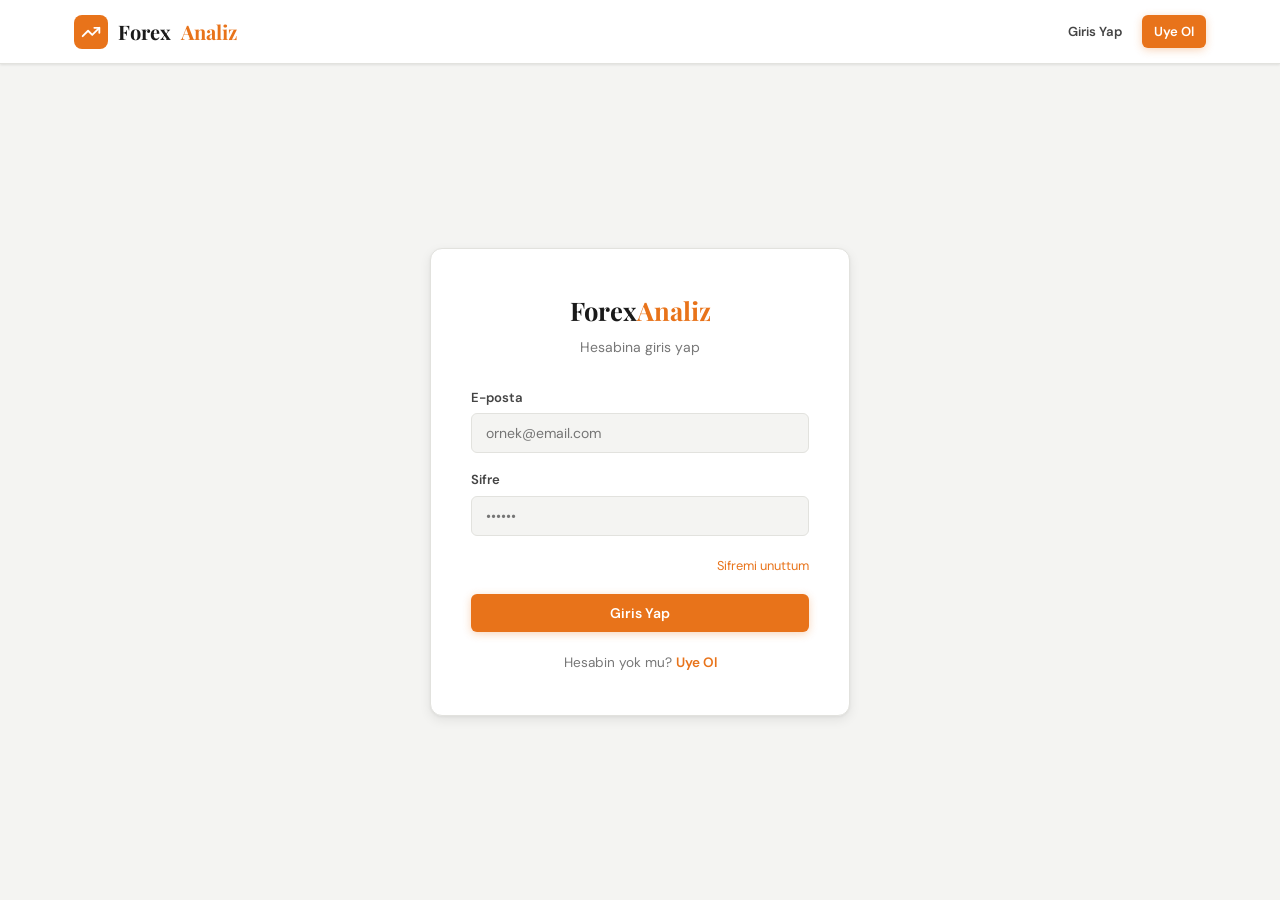
<file: frontend/giris.html>
<!DOCTYPE html>
<html lang="tr">
<head>
  <meta charset="UTF-8"/>
  <meta name="viewport" content="width=device-width,initial-scale=1.0"/>
  <title>ForexAnaliz — Giris Yap</title>
  <link rel="stylesheet" href="style.css"/>
  <style>
    .auth-wrap { min-height: calc(100vh - 64px); display:flex; align-items:center; justify-content:center; padding:40px 16px; }
    .auth-card { background:var(--surface); border:1px solid var(--border); border-radius:var(--radius); padding:40px; width:100%; max-width:420px; box-shadow:var(--shadow); }
    .auth-logo { text-align:center; margin-bottom:28px; }
    .auth-logo h2 { font-family:var(--font-display); font-size:1.6rem; }
    .auth-logo h2 span { color:var(--orange); }
    .form-group { margin-bottom:16px; }
    .form-label { display:block; font-size:.82rem; font-weight:600; color:var(--text-2); margin-bottom:5px; }
    .form-input { width:100%; padding:10px 14px; font-family:var(--font-body); font-size:.875rem; color:var(--text-1); background:var(--bg); border:1.5px solid var(--border); border-radius:var(--radius-sm); outline:none; transition:border-color .18s; box-sizing:border-box; }
    .form-input:focus { border-color:var(--orange); }
    .auth-footer { text-align:center; margin-top:20px; font-size:.85rem; color:var(--text-3); }
    .auth-footer a { color:var(--orange); font-weight:600; }
    .err-box { display:none; background:var(--red-bg); border:1px solid var(--red); color:var(--red); border-radius:var(--radius-sm); padding:10px 14px; font-size:.82rem; margin-bottom:14px; }
  </style>
</head>
<body>
<nav class="navbar">
  <div class="container">
    <a href="index.html" class="nav-logo">
      <div class="nav-logo-icon"><svg viewBox="0 0 24 24"><polyline points="22 7 13.5 15.5 8.5 10.5 2 17"/><polyline points="16 7 22 7 22 13"/></svg></div>
      Forex<span>Analiz</span>
    </a>
    <div id="nav-auth" style="display:flex;gap:8px;"></div>
  </div>
</nav>

<div class="auth-wrap">
  <div class="auth-card">
    <div class="auth-logo">
      <h2>Forex<span>Analiz</span></h2>
      <p style="font-size:.875rem;color:var(--text-3);margin-top:4px;">Hesabina giris yap</p>
    </div>
    <div id="err-box" class="err-box"></div>
    <div class="form-group">
      <label class="form-label">E-posta</label>
      <input id="email" type="email" class="form-input" placeholder="ornek@email.com"/>
    </div>
    <div class="form-group">
      <label class="form-label">Sifre</label>
      <input id="password" type="password" class="form-input" placeholder="••••••"/>
    </div>
    <div style="text-align:right;margin-bottom:16px;">
      <a href="sifre-sifirla.html" style="font-size:.8rem;color:var(--orange);">Sifremi unuttum</a>
    </div>
    <button class="btn btn-primary" style="width:100%;justify-content:center;" id="giris-btn" onclick="girisYap()">
      Giris Yap
    </button>
    <div class="auth-footer">
      Hesabin yok mu? <a href="kayit.html">Uye Ol</a>
    </div>
  </div>
</div>

<script src="api.js"></script>
<script>
// Zaten giriş yaptıysa yönlendir
if (Auth.isLoggedIn()) window.location.href = "index.html";

async function girisYap() {
  const email    = document.getElementById("email").value.trim();
  const password = document.getElementById("password").value;
  const errBox   = document.getElementById("err-box");
  const btn      = document.getElementById("giris-btn");

  errBox.style.display = "none";
  if (!email || !password) { errBox.textContent="Tum alanlari doldurun"; errBox.style.display="block"; return; }

  btn.textContent = "Giris yapiliyor...";
  btn.disabled    = true;

  try {
    await AuthAPI.login(email, password);
    window.location.href = "index.html";
  } catch(e) {
    errBox.textContent   = e.message;
    errBox.style.display = "block";
  }
  btn.textContent = "Giris Yap";
  btn.disabled    = false;
}

document.addEventListener("keydown", e => { if(e.key==="Enter") girisYap(); });
</script>
</body>
</html>
</file>
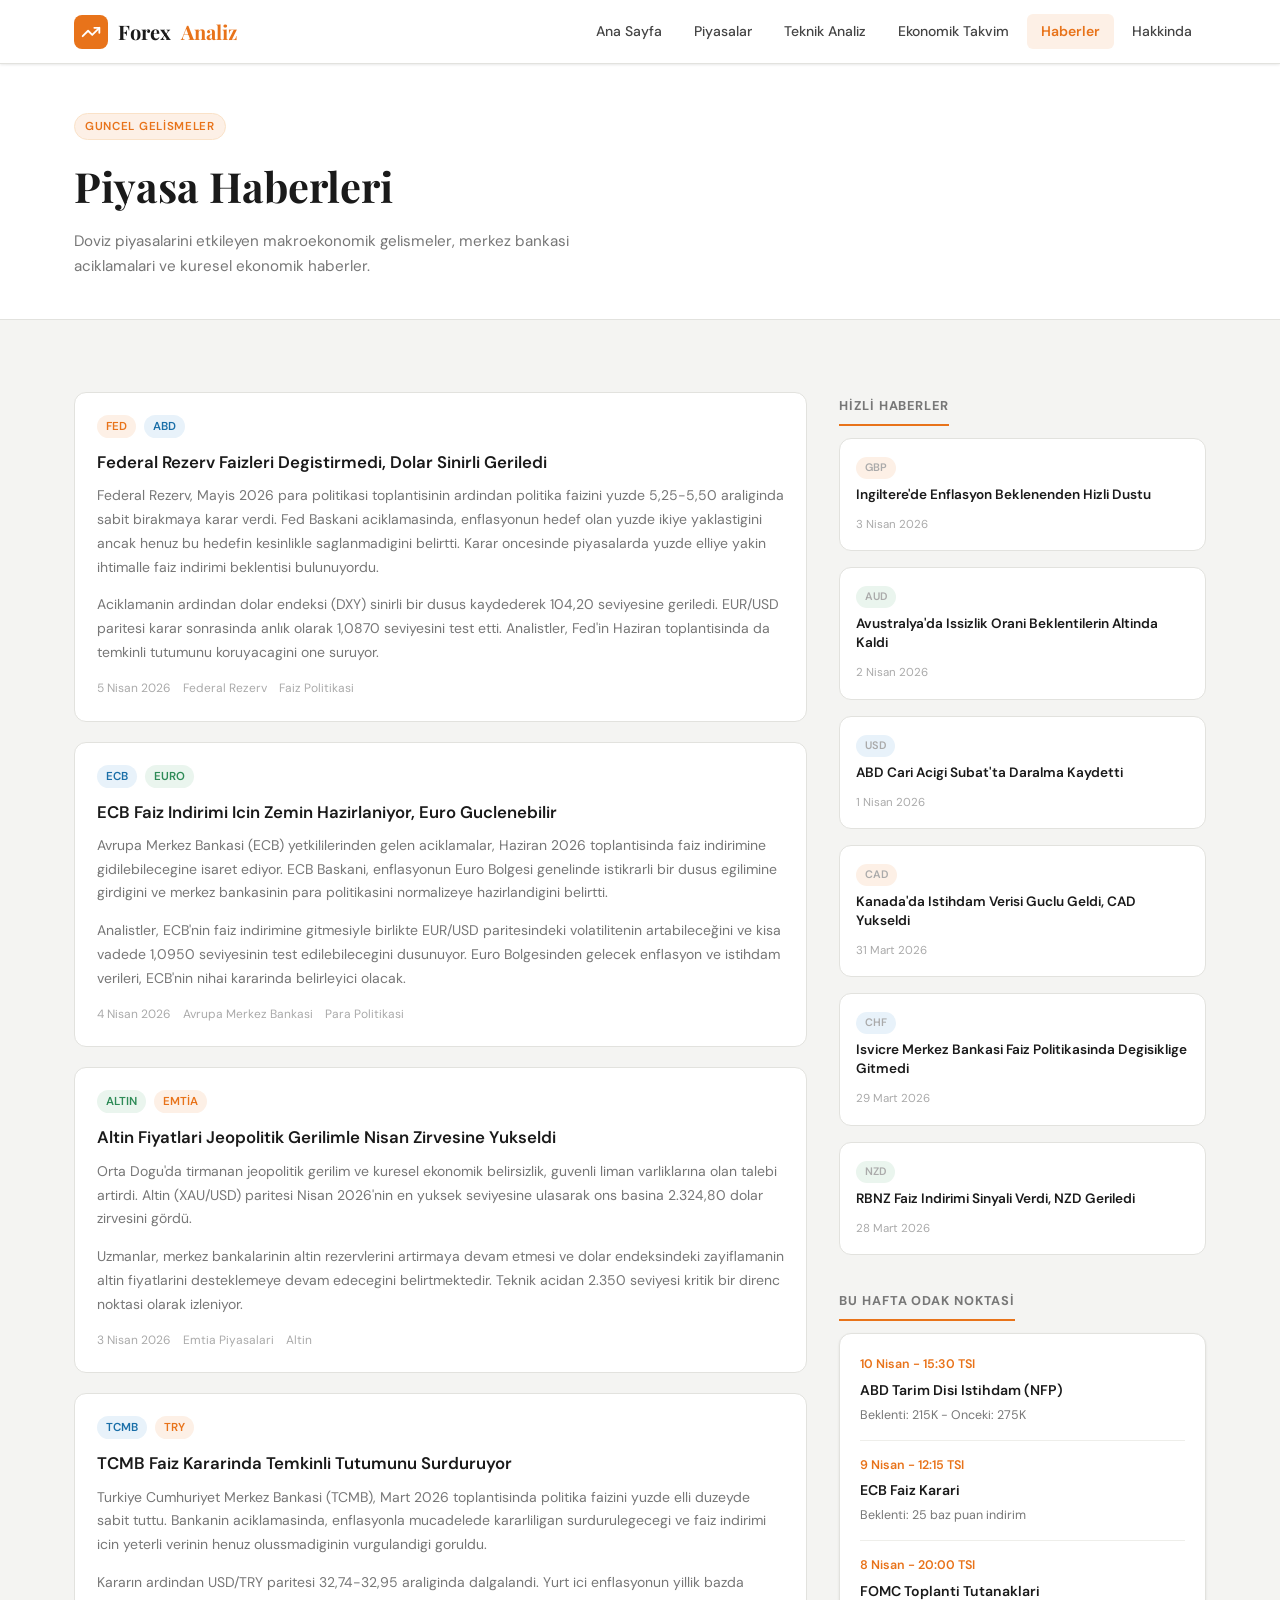
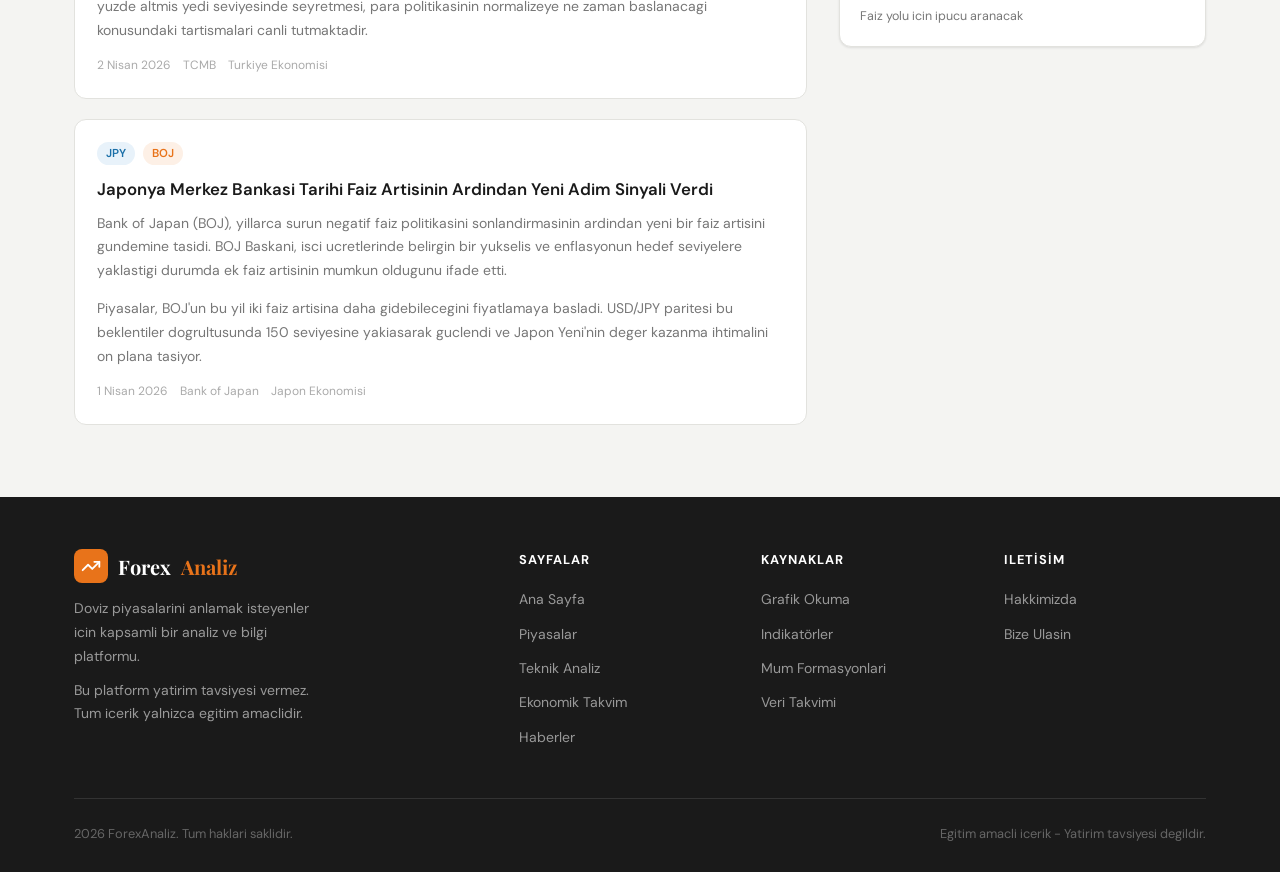
<file: frontend/haberler.html>
<!DOCTYPE html>
<html lang="tr">
<head>
  <meta charset="UTF-8" />
  <meta name="viewport" content="width=device-width, initial-scale=1.0" />
  <title>ForexAnaliz - Piyasa Haberleri</title>
  <link rel="stylesheet" href="style.css" />
  <style>
    .haber-grid { display: grid; grid-template-columns: 2fr 1fr; gap: 32px; }
    .haber-ana  { display: flex; flex-direction: column; gap: 20px; }
    .haber-kenar { display: flex; flex-direction: column; gap: 16px; }
    .haber-card { background: var(--surface); border: 1px solid var(--border); border-radius: var(--radius); overflow: hidden; transition: box-shadow .2s, transform .2s; }
    .haber-card:hover { box-shadow: var(--shadow); transform: translateY(-2px); }
    .haber-card-body { padding: 22px; }
    .haber-card-body h2 { font-size:1.05rem; font-weight:600; line-height:1.45; margin-bottom:10px; }
    .haber-card-body p  { font-size:.875rem; color:var(--text-3); line-height:1.7; margin-bottom:14px; }
    .haber-meta { display:flex; align-items:center; gap:12px; flex-wrap:wrap; }
    .haber-meta span { font-size:.75rem; color:var(--text-4); }
    .haber-mini { background: var(--surface); border: 1px solid var(--border); border-radius: var(--radius); padding: 14px 16px; transition: box-shadow .15s; }
    .haber-mini:hover { box-shadow: var(--shadow-sm); }
    .haber-mini h4 { font-size:.85rem; font-weight:600; line-height:1.4; margin-bottom:6px; }
    .haber-mini span { font-size:.72rem; color:var(--text-4); }
    .kenar-baslik { font-size:.8rem; font-weight:700; letter-spacing:.07em; text-transform:uppercase; color:var(--text-3); margin-bottom:12px; padding-bottom:8px; border-bottom:2px solid var(--orange); display:inline-block; }
    @media(max-width:768px){ .haber-grid { grid-template-columns: 1fr; } }
  </style>
</head>
<body>

<!-- NAVBAR -->
<nav class="navbar">
  <div class="container">
    <a href="index.html" class="nav-logo">
      <div class="nav-logo-icon">
        <svg viewBox="0 0 24 24"><polyline points="22 7 13.5 15.5 8.5 10.5 2 17"/><polyline points="16 7 22 7 22 13"/></svg>
      </div>
      Forex<span>Analiz</span>
    </a>
    <ul class="nav-links">
      <li><a href="index.html">Ana Sayfa</a></li>
      <li><a href="piyasalar.html">Piyasalar</a></li>
      <li><a href="analiz.html">Teknik Analiz</a></li>
      <li><a href="ekonomik-takvim.html">Ekonomik Takvim</a></li>
      <li><a href="haberler.html" class="active">Haberler</a></li>
      <li><a href="hakkinda.html">Hakkinda</a></li>
    </ul>
  </div>
</nav>

<!-- SAYFA BASLIGI -->
<div class="page-header">
  <div class="container">
    <div class="tag">Guncel Gelismeler</div>
    <h1>Piyasa Haberleri</h1>
    <p>Doviz piyasalarini etkileyen makroekonomik gelismeler, merkez bankasi aciklamalari ve kuresel ekonomik haberler.</p>
  </div>
</div>

<section class="section">
  <div class="container">
    <div class="haber-grid">

      <!-- ANA HABER LISTESI -->
      <div class="haber-ana">

        <div class="haber-card">
          <div class="haber-card-body">
            <div style="display:flex; gap:8px; margin-bottom:12px;">
              <span class="badge badge-orange">FED</span>
              <span class="badge badge-blue">ABD</span>
            </div>
            <h2>Federal Rezerv Faizleri Degistirmedi, Dolar Sinirli Geriledi</h2>
            <p>Federal Rezerv, Mayis 2026 para politikasi toplantisinin ardindan politika faizini yuzde 5,25-5,50 araliginda sabit birakmaya karar verdi. Fed Baskani aciklamasinda, enflasyonun hedef olan yuzde ikiye yaklastigini ancak henuz bu hedefin kesinlikle saglanmadigini belirtti. Karar oncesinde piyasalarda yuzde elliye yakin ihtimalle faiz indirimi beklentisi bulunuyordu.</p>
            <p>Aciklamanin ardindan dolar endeksi (DXY) sinirli bir dusus kaydederek 104,20 seviyesine geriledi. EUR/USD paritesi karar sonrasinda anlık olarak 1,0870 seviyesini test etti. Analistler, Fed'in Haziran toplantisinda da temkinli tutumunu koruyacagini one suruyor.</p>
            <div class="haber-meta">
              <span>5 Nisan 2026</span>
              <span>Federal Rezerv</span>
              <span>Faiz Politikasi</span>
            </div>
          </div>
        </div>

        <div class="haber-card">
          <div class="haber-card-body">
            <div style="display:flex; gap:8px; margin-bottom:12px;">
              <span class="badge badge-blue">ECB</span>
              <span class="badge badge-green">EURO</span>
            </div>
            <h2>ECB Faiz Indirimi Icin Zemin Hazirlaniyor, Euro Guclenebilir</h2>
            <p>Avrupa Merkez Bankasi (ECB) yetkililerinden gelen aciklamalar, Haziran 2026 toplantisinda faiz indirimine gidilebilecegine isaret ediyor. ECB Baskani, enflasyonun Euro Bolgesi genelinde istikrarli bir dusus egilimine girdigini ve merkez bankasinin para politikasini normalizeye hazirlandigini belirtti.</p>
            <p>Analistler, ECB'nin faiz indirimine gitmesiyle birlikte EUR/USD paritesindeki volatilitenin artabileceğini ve kisa vadede 1,0950 seviyesinin test edilebilecegini dusunuyor. Euro Bolgesinden gelecek enflasyon ve istihdam verileri, ECB'nin nihai kararinda belirleyici olacak.</p>
            <div class="haber-meta">
              <span>4 Nisan 2026</span>
              <span>Avrupa Merkez Bankasi</span>
              <span>Para Politikasi</span>
            </div>
          </div>
        </div>

        <div class="haber-card">
          <div class="haber-card-body">
            <div style="display:flex; gap:8px; margin-bottom:12px;">
              <span class="badge badge-green">ALTIN</span>
              <span class="badge badge-orange">EMTİA</span>
            </div>
            <h2>Altin Fiyatlari Jeopolitik Gerilimle Nisan Zirvesine Yukseldi</h2>
            <p>Orta Dogu'da tirmanan jeopolitik gerilim ve kuresel ekonomik belirsizlik, guvenli liman varliklarına olan talebi artirdi. Altin (XAU/USD) paritesi Nisan 2026'nin en yuksek seviyesine ulasarak ons basina 2.324,80 dolar zirvesini gördü.</p>
            <p>Uzmanlar, merkez bankalarinin altin rezervlerini artirmaya devam etmesi ve dolar endeksindeki zayiflamanin altin fiyatlarini desteklemeye devam edecegini belirtmektedir. Teknik acidan 2.350 seviyesi kritik bir direnc noktasi olarak izleniyor.</p>
            <div class="haber-meta">
              <span>3 Nisan 2026</span>
              <span>Emtia Piyasalari</span>
              <span>Altin</span>
            </div>
          </div>
        </div>

        <div class="haber-card">
          <div class="haber-card-body">
            <div style="display:flex; gap:8px; margin-bottom:12px;">
              <span class="badge badge-blue">TCMB</span>
              <span class="badge badge-orange">TRY</span>
            </div>
            <h2>TCMB Faiz Kararinda Temkinli Tutumunu Surduruyor</h2>
            <p>Turkiye Cumhuriyet Merkez Bankasi (TCMB), Mart 2026 toplantisinda politika faizini yuzde elli duzeyde sabit tuttu. Bankanin aciklamasinda, enflasyonla mucadelede kararliligan surdurulegecegi ve faiz indirimi icin yeterli verinin henuz olussmadiginin vurgulandigi goruldu.</p>
            <p>Kararın ardindan USD/TRY paritesi 32,74-32,95 araliginda dalgalandi. Yurt ici enflasyonun yillik bazda yuzde altmis yedi seviyesinde seyretmesi, para politikasinin normalizeye ne zaman baslanacagi konusundaki tartismalari canli tutmaktadir.</p>
            <div class="haber-meta">
              <span>2 Nisan 2026</span>
              <span>TCMB</span>
              <span>Turkiye Ekonomisi</span>
            </div>
          </div>
        </div>

        <div class="haber-card">
          <div class="haber-card-body">
            <div style="display:flex; gap:8px; margin-bottom:12px;">
              <span class="badge badge-blue">JPY</span>
              <span class="badge badge-orange">BOJ</span>
            </div>
            <h2>Japonya Merkez Bankasi Tarihi Faiz Artisinin Ardindan Yeni Adim Sinyali Verdi</h2>
            <p>Bank of Japan (BOJ), yillarca surun negatif faiz politikasini sonlandirmasinin ardindan yeni bir faiz artisini gundemine tasidi. BOJ Baskani, isci ucretlerinde belirgin bir yukselis ve enflasyonun hedef seviyelere yaklastigi durumda ek faiz artisinin mumkun oldugunu ifade etti.</p>
            <p>Piyasalar, BOJ'un bu yil iki faiz artisina daha gidebilecegini fiyatlamaya basladi. USD/JPY paritesi bu beklentiler dogrultusunda 150 seviyesine yakiasarak guclendi ve Japon Yeni'nin deger kazanma ihtimalini on plana tasiyor.</p>
            <div class="haber-meta">
              <span>1 Nisan 2026</span>
              <span>Bank of Japan</span>
              <span>Japon Ekonomisi</span>
            </div>
          </div>
        </div>

      </div>

      <!-- KENAR PANEL -->
      <div>
        <div style="margin-bottom:32px;">
          <div class="kenar-baslik">Hizli Haberler</div>
          <div class="haber-kenar">
            <div class="haber-mini">
              <span class="badge badge-orange" style="margin-bottom:6px;display:inline-block;font-size:.68rem;">GBP</span>
              <h4>Ingiltere'de Enflasyon Beklenenden Hizli Dustu</h4>
              <span>3 Nisan 2026</span>
            </div>
            <div class="haber-mini">
              <span class="badge badge-green" style="margin-bottom:6px;display:inline-block;font-size:.68rem;">AUD</span>
              <h4>Avustralya'da Issizlik Orani Beklentilerin Altinda Kaldi</h4>
              <span>2 Nisan 2026</span>
            </div>
            <div class="haber-mini">
              <span class="badge badge-blue" style="margin-bottom:6px;display:inline-block;font-size:.68rem;">USD</span>
              <h4>ABD Cari Acigi Subat'ta Daralma Kaydetti</h4>
              <span>1 Nisan 2026</span>
            </div>
            <div class="haber-mini">
              <span class="badge badge-orange" style="margin-bottom:6px;display:inline-block;font-size:.68rem;">CAD</span>
              <h4>Kanada'da Istihdam Verisi Guclu Geldi, CAD Yukseldi</h4>
              <span>31 Mart 2026</span>
            </div>
            <div class="haber-mini">
              <span class="badge badge-blue" style="margin-bottom:6px;display:inline-block;font-size:.68rem;">CHF</span>
              <h4>Isvicre Merkez Bankasi Faiz Politikasinda Degisiklige Gitmedi</h4>
              <span>29 Mart 2026</span>
            </div>
            <div class="haber-mini">
              <span class="badge badge-green" style="margin-bottom:6px;display:inline-block;font-size:.68rem;">NZD</span>
              <h4>RBNZ Faiz Indirimi Sinyali Verdi, NZD Geriledi</h4>
              <span>28 Mart 2026</span>
            </div>
          </div>
        </div>

        <div>
          <div class="kenar-baslik">Bu Hafta Odak Noktasi</div>
          <div class="card">
            <div class="card-body">
              <div style="margin-bottom:14px; padding-bottom:14px; border-bottom:1px solid var(--border-soft);">
                <div style="font-size:.78rem; font-weight:600; color:var(--orange); margin-bottom:4px;">10 Nisan - 15:30 TSI</div>
                <div style="font-size:.88rem; font-weight:600;">ABD Tarim Disi Istihdam (NFP)</div>
                <div style="font-size:.78rem; color:var(--text-3); margin-top:3px;">Beklenti: 215K - Onceki: 275K</div>
              </div>
              <div style="margin-bottom:14px; padding-bottom:14px; border-bottom:1px solid var(--border-soft);">
                <div style="font-size:.78rem; font-weight:600; color:var(--orange); margin-bottom:4px;">9 Nisan - 12:15 TSI</div>
                <div style="font-size:.88rem; font-weight:600;">ECB Faiz Karari</div>
                <div style="font-size:.78rem; color:var(--text-3); margin-top:3px;">Beklenti: 25 baz puan indirim</div>
              </div>
              <div>
                <div style="font-size:.78rem; font-weight:600; color:var(--orange); margin-bottom:4px;">8 Nisan - 20:00 TSI</div>
                <div style="font-size:.88rem; font-weight:600;">FOMC Toplanti Tutanaklari</div>
                <div style="font-size:.78rem; color:var(--text-3); margin-top:3px;">Faiz yolu icin ipucu aranacak</div>
              </div>
            </div>
          </div>
        </div>
      </div>

    </div>
  </div>
</section>

<!-- FOOTER -->
<footer class="footer">
  <div class="container">
    <div class="footer-grid">
      <div class="footer-brand">
        <div class="nav-logo" style="color:#fff;">
          <div class="nav-logo-icon">
            <svg viewBox="0 0 24 24"><polyline points="22 7 13.5 15.5 8.5 10.5 2 17"/><polyline points="16 7 22 7 22 13"/></svg>
          </div>
          Forex<span style="color:var(--orange);">Analiz</span>
        </div>
        <p>Doviz piyasalarini anlamak isteyenler icin kapsamli bir analiz ve bilgi platformu.</p>
        <p class="footer-disclaimer">Bu platform yatirim tavsiyesi vermez. Tum icerik yalnizca egitim amaclidir.</p>
      </div>
      <div class="footer-col">
        <h4>Sayfalar</h4>
        <ul>
          <li><a href="index.html">Ana Sayfa</a></li>
          <li><a href="piyasalar.html">Piyasalar</a></li>
          <li><a href="analiz.html">Teknik Analiz</a></li>
          <li><a href="ekonomik-takvim.html">Ekonomik Takvim</a></li>
          <li><a href="haberler.html">Haberler</a></li>
        </ul>
      </div>
      <div class="footer-col">
        <h4>Kaynaklar</h4>
        <ul>
          <li><a href="analiz.html">Grafik Okuma</a></li>
          <li><a href="analiz.html">Indikatörler</a></li>
          <li><a href="analiz.html">Mum Formasyonlari</a></li>
          <li><a href="ekonomik-takvim.html">Veri Takvimi</a></li>
        </ul>
      </div>
      <div class="footer-col">
        <h4>Iletisim</h4>
        <ul>
          <li><a href="hakkinda.html">Hakkimizda</a></li>
          <li><a href="hakkinda.html">Bize Ulasin</a></li>
        </ul>
      </div>
    </div>
    <div class="footer-bottom">
      <span>2026 ForexAnaliz. Tum haklari saklidir.</span>
      <span>Egitim amacli icerik - Yatirim tavsiyesi degildir.</span>
    </div>
  </div>
</footer>

</body>
</html>
</file>
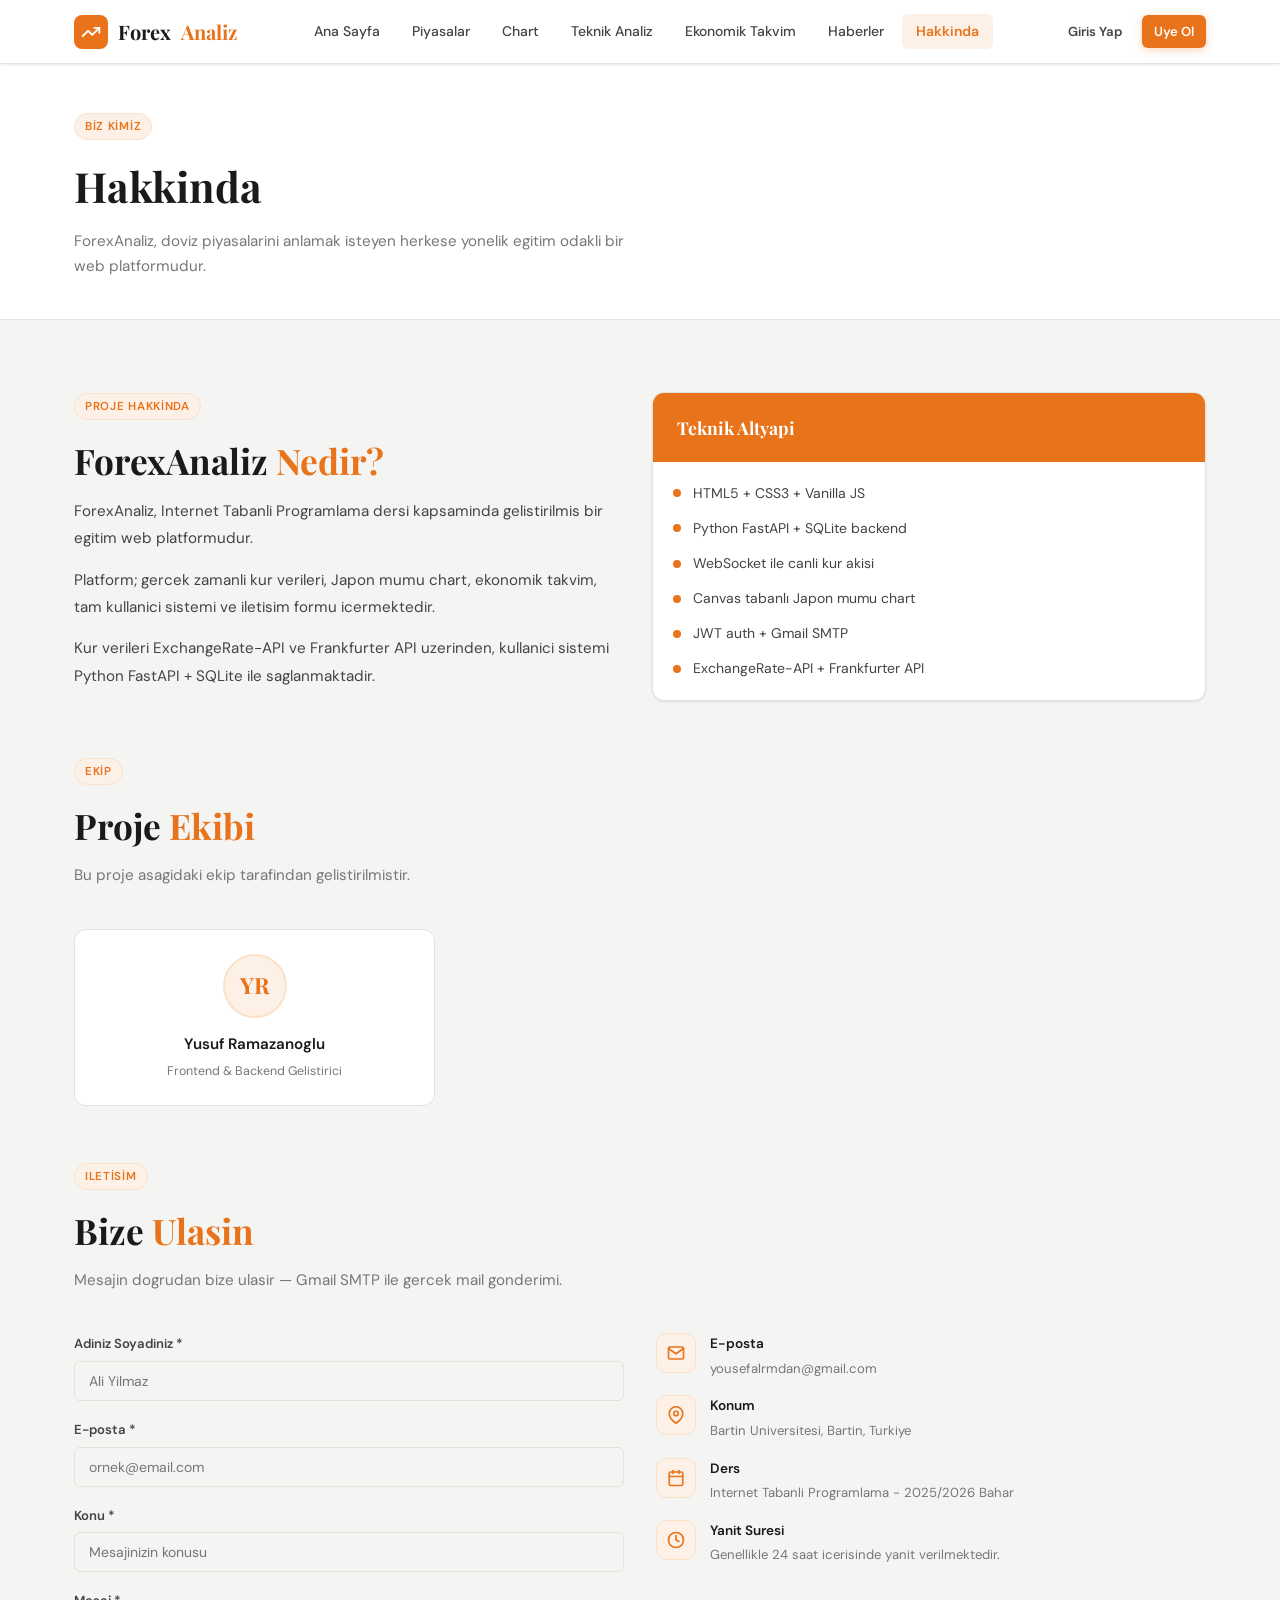
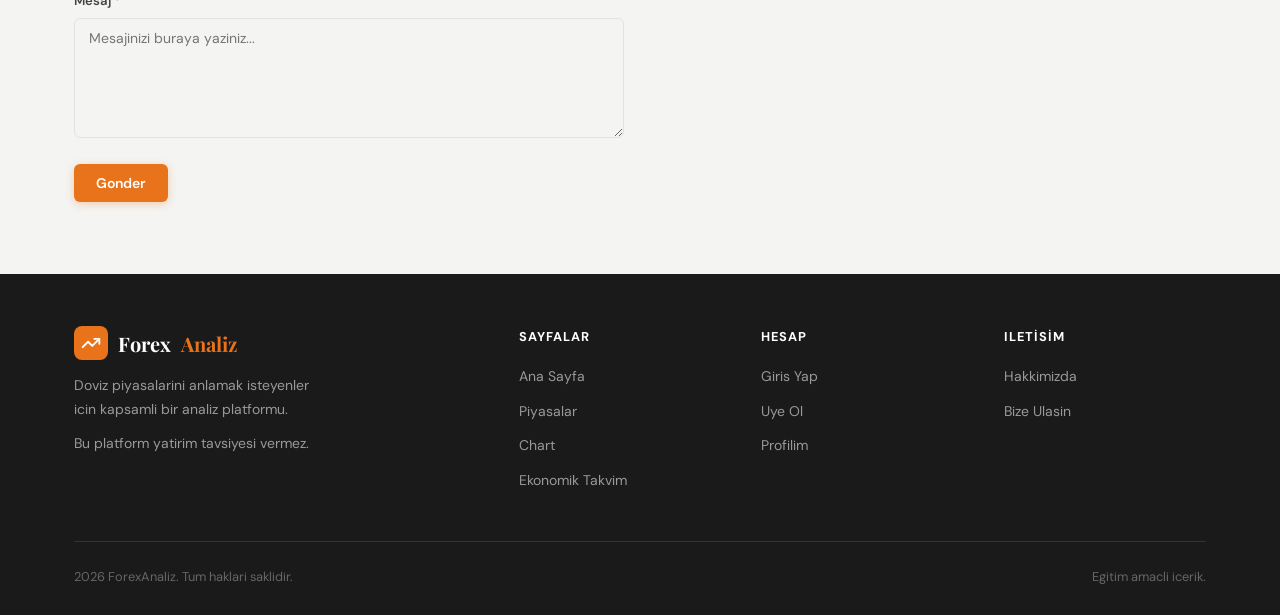
<file: frontend/hakkinda.html>
<!DOCTYPE html>
<html lang="tr">
<head>
  <meta charset="UTF-8" />
  <meta name="viewport" content="width=device-width, initial-scale=1.0" />
  <title>ForexAnaliz - Hakkinda</title>
  <link rel="stylesheet" href="style.css" />
  <style>
    .iletisim-grid{display:grid;grid-template-columns:1fr 1fr;gap:32px;}
    .form-group{margin-bottom:18px;}
    .form-label{display:block;font-size:.82rem;font-weight:600;color:var(--text-2);margin-bottom:6px;}
    .form-input,.form-textarea{width:100%;padding:10px 14px;font-family:var(--font-body);font-size:.875rem;color:var(--text-1);background:var(--bg);border:1.5px solid var(--border);border-radius:var(--radius-sm);outline:none;transition:border-color .18s;box-sizing:border-box;}
    .form-input:focus,.form-textarea:focus{border-color:var(--orange);}
    .form-textarea{min-height:120px;resize:vertical;}
    .team-card{background:var(--surface);border:1px solid var(--border);border-radius:var(--radius);padding:24px;text-align:center;}
    .team-avatar{width:64px;height:64px;background:var(--orange-pale);border:2px solid var(--orange-light);border-radius:50%;display:flex;align-items:center;justify-content:center;margin:0 auto 14px;font-size:1.4rem;font-weight:700;color:var(--orange);font-family:var(--font-display);}
    .team-name{font-size:.95rem;font-weight:600;margin-bottom:4px;}
    .team-role{font-size:.78rem;color:var(--text-3);}
    .iletisim-info{display:flex;flex-direction:column;gap:16px;}
    .iletisim-item{display:flex;align-items:flex-start;gap:14px;}
    .iletisim-icon{width:40px;height:40px;background:var(--orange-pale);border:1px solid var(--orange-light);border-radius:10px;display:flex;align-items:center;justify-content:center;flex-shrink:0;}
    .iletisim-item h4{font-size:.85rem;font-weight:600;margin-bottom:2px;}
    .iletisim-item p{font-size:.82rem;color:var(--text-3);}
    .form-success{display:none;background:var(--green-bg);border:1px solid var(--green);color:var(--green);border-radius:var(--radius-sm);padding:14px 18px;font-size:.875rem;margin-top:12px;}
    .form-error{display:none;background:var(--red-bg);border:1px solid var(--red);color:var(--red);border-radius:var(--radius-sm);padding:14px 18px;font-size:.875rem;margin-top:12px;}
    @media(max-width:768px){.iletisim-grid{grid-template-columns:1fr;}}
  </style>
</head>
<body>

<nav class="navbar">
  <div class="container">
    <a href="index.html" class="nav-logo">
      <div class="nav-logo-icon"><svg viewBox="0 0 24 24"><polyline points="22 7 13.5 15.5 8.5 10.5 2 17"/><polyline points="16 7 22 7 22 13"/></svg></div>
      Forex<span>Analiz</span>
    </a>
    <ul class="nav-links">
      <li><a href="index.html">Ana Sayfa</a></li>
      <li><a href="piyasalar.html">Piyasalar</a></li>
      <li><a href="chart.html">Chart</a></li>
      <li><a href="analiz.html">Teknik Analiz</a></li>
      <li><a href="ekonomik-takvim.html">Ekonomik Takvim</a></li>
      <li><a href="haberler.html">Haberler</a></li>
      <li><a href="hakkinda.html" class="active">Hakkinda</a></li>
    </ul>
    <div id="nav-auth" style="display:flex;gap:8px;"></div>
  </div>
</nav>

<div class="page-header">
  <div class="container">
    <div class="tag">Biz Kimiz</div>
    <h1>Hakkinda</h1>
    <p>ForexAnaliz, doviz piyasalarini anlamak isteyen herkese yonelik egitim odakli bir web platformudur.</p>
  </div>
</div>

<section class="section">
  <div class="container">
    <div class="grid-2" style="margin-bottom:56px;align-items:start;">
      <div>
        <div class="tag">Proje Hakkinda</div>
        <h2 class="section-title">ForexAnaliz <span>Nedir?</span></h2>
        <p style="color:var(--text-2);font-size:.95rem;line-height:1.8;margin-bottom:14px;">ForexAnaliz, Internet Tabanli Programlama dersi kapsaminda gelistirilmis bir egitim web platformudur.</p>
        <p style="color:var(--text-2);font-size:.95rem;line-height:1.8;margin-bottom:14px;">Platform; gercek zamanli kur verileri, Japon mumu chart, ekonomik takvim, tam kullanici sistemi ve iletisim formu icermektedir.</p>
        <p style="color:var(--text-2);font-size:.95rem;line-height:1.8;">Kur verileri ExchangeRate-API ve Frankfurter API uzerinden, kullanici sistemi Python FastAPI + SQLite ile saglanmaktadir.</p>
      </div>
      <div>
        <div class="card" style="overflow:hidden;">
          <div style="background:var(--orange);padding:20px 24px;">
            <h3 style="color:#fff;font-family:var(--font-display);font-size:1.1rem;">Teknik Altyapi</h3>
          </div>
          <div class="card-body">
            <div style="display:flex;flex-direction:column;gap:12px;">
              <div style="display:flex;align-items:center;gap:12px;"><div style="width:8px;height:8px;border-radius:50%;background:var(--orange);flex-shrink:0;"></div><span style="font-size:.875rem;color:var(--text-2);">HTML5 + CSS3 + Vanilla JS</span></div>
              <div style="display:flex;align-items:center;gap:12px;"><div style="width:8px;height:8px;border-radius:50%;background:var(--orange);flex-shrink:0;"></div><span style="font-size:.875rem;color:var(--text-2);">Python FastAPI + SQLite backend</span></div>
              <div style="display:flex;align-items:center;gap:12px;"><div style="width:8px;height:8px;border-radius:50%;background:var(--orange);flex-shrink:0;"></div><span style="font-size:.875rem;color:var(--text-2);">WebSocket ile canli kur akisi</span></div>
              <div style="display:flex;align-items:center;gap:12px;"><div style="width:8px;height:8px;border-radius:50%;background:var(--orange);flex-shrink:0;"></div><span style="font-size:.875rem;color:var(--text-2);">Canvas tabanlı Japon mumu chart</span></div>
              <div style="display:flex;align-items:center;gap:12px;"><div style="width:8px;height:8px;border-radius:50%;background:var(--orange);flex-shrink:0;"></div><span style="font-size:.875rem;color:var(--text-2);">JWT auth + Gmail SMTP</span></div>
              <div style="display:flex;align-items:center;gap:12px;"><div style="width:8px;height:8px;border-radius:50%;background:var(--orange);flex-shrink:0;"></div><span style="font-size:.875rem;color:var(--text-2);">ExchangeRate-API + Frankfurter API</span></div>
            </div>
          </div>
        </div>
      </div>
    </div>

    <!-- EKIP -->
    <div class="tag">Ekip</div>
    <h2 class="section-title">Proje <span>Ekibi</span></h2>
    <p class="section-sub">Bu proje asagidaki ekip tarafindan gelistirilmistir.</p>
    <div class="grid-3" style="margin-bottom:56px;">
      <div class="team-card">
        <div class="team-avatar">YR</div>
        <div class="team-name">Yusuf Ramazanoglu</div>
        <div class="team-role">Frontend & Backend Gelistirici</div>
      </div>
    </div>

    <!-- ILETISIM -->
    <div class="tag">Iletisim</div>
    <h2 class="section-title">Bize <span>Ulasin</span></h2>
    <p class="section-sub">Mesajin dogrudan bize ulasir — Gmail SMTP ile gercek mail gonderimi.</p>

    <div class="iletisim-grid">
      <div>
        <div class="form-group">
          <label class="form-label">Adiniz Soyadiniz *</label>
          <input id="f-adsoyad" type="text" class="form-input" placeholder="Ali Yilmaz"/>
        </div>
        <div class="form-group">
          <label class="form-label">E-posta *</label>
          <input id="f-email" type="email" class="form-input" placeholder="ornek@email.com"/>
        </div>
        <div class="form-group">
          <label class="form-label">Konu *</label>
          <input id="f-konu" type="text" class="form-input" placeholder="Mesajinizin konusu"/>
        </div>
        <div class="form-group">
          <label class="form-label">Mesaj *</label>
          <textarea id="f-mesaj" class="form-textarea" placeholder="Mesajinizi buraya yaziniz..."></textarea>
        </div>
        <button class="btn btn-primary" id="gonder-btn" onclick="formGonder()">Gonder</button>
        <div id="form-success" class="form-success">✓ Mesajiniz gonderildi! En kisa surede geri donecegiz.</div>
        <div id="form-error"   class="form-error"></div>
      </div>

      <div class="iletisim-info">
        <div class="iletisim-item">
          <div class="iletisim-icon"><svg width="18" height="18" viewBox="0 0 24 24" fill="none" stroke="var(--orange)" stroke-width="2.2" stroke-linecap="round" stroke-linejoin="round"><path d="M4 4h16c1.1 0 2 .9 2 2v12c0 1.1-.9 2-2 2H4c-1.1 0-2-.9-2-2V6c0-1.1.9-2 2-2z"/><polyline points="22,6 12,13 2,6"/></svg></div>
          <div><h4>E-posta</h4><p>yousefalrmdan@gmail.com</p></div>
        </div>
        <div class="iletisim-item">
          <div class="iletisim-icon"><svg width="18" height="18" viewBox="0 0 24 24" fill="none" stroke="var(--orange)" stroke-width="2.2" stroke-linecap="round" stroke-linejoin="round"><path d="M21 10c0 7-9 13-9 13s-9-6-9-13a9 9 0 0 1 18 0z"/><circle cx="12" cy="10" r="3"/></svg></div>
          <div><h4>Konum</h4><p>Bartin Universitesi, Bartin, Turkiye</p></div>
        </div>
        <div class="iletisim-item">
          <div class="iletisim-icon"><svg width="18" height="18" viewBox="0 0 24 24" fill="none" stroke="var(--orange)" stroke-width="2.2" stroke-linecap="round" stroke-linejoin="round"><rect x="3" y="4" width="18" height="18" rx="2"/><line x1="16" y1="2" x2="16" y2="6"/><line x1="8" y1="2" x2="8" y2="6"/><line x1="3" y1="10" x2="21" y2="10"/></svg></div>
          <div><h4>Ders</h4><p>Internet Tabanli Programlama - 2025/2026 Bahar</p></div>
        </div>
        <div class="iletisim-item">
          <div class="iletisim-icon"><svg width="18" height="18" viewBox="0 0 24 24" fill="none" stroke="var(--orange)" stroke-width="2.2" stroke-linecap="round" stroke-linejoin="round"><circle cx="12" cy="12" r="10"/><polyline points="12 6 12 12 16 14"/></svg></div>
          <div><h4>Yanit Suresi</h4><p>Genellikle 24 saat icerisinde yanit verilmektedir.</p></div>
        </div>
      </div>
    </div>
  </div>
</section>

<footer class="footer">
  <div class="container">
    <div class="footer-grid">
      <div class="footer-brand">
        <div class="nav-logo" style="color:#fff;">
          <div class="nav-logo-icon"><svg viewBox="0 0 24 24"><polyline points="22 7 13.5 15.5 8.5 10.5 2 17"/><polyline points="16 7 22 7 22 13"/></svg></div>
          Forex<span style="color:var(--orange);">Analiz</span>
        </div>
        <p>Doviz piyasalarini anlamak isteyenler icin kapsamli bir analiz platformu.</p>
        <p class="footer-disclaimer">Bu platform yatirim tavsiyesi vermez.</p>
      </div>
      <div class="footer-col"><h4>Sayfalar</h4><ul>
        <li><a href="index.html">Ana Sayfa</a></li>
        <li><a href="piyasalar.html">Piyasalar</a></li>
        <li><a href="chart.html">Chart</a></li>
        <li><a href="ekonomik-takvim.html">Ekonomik Takvim</a></li>
      </ul></div>
      <div class="footer-col"><h4>Hesap</h4><ul>
        <li><a href="giris.html">Giris Yap</a></li>
        <li><a href="kayit.html">Uye Ol</a></li>
        <li><a href="profil.html">Profilim</a></li>
      </ul></div>
      <div class="footer-col"><h4>Iletisim</h4><ul>
        <li><a href="hakkinda.html">Hakkimizda</a></li>
        <li><a href="hakkinda.html">Bize Ulasin</a></li>
      </ul></div>
    </div>
    <div class="footer-bottom">
      <span>2026 ForexAnaliz. Tum haklari saklidir.</span>
      <span>Egitim amacli icerik.</span>
    </div>
  </div>
</footer>

<script src="api.js"></script>
<script>
async function formGonder() {
  const adSoyad = document.getElementById("f-adsoyad").value.trim();
  const email   = document.getElementById("f-email").value.trim();
  const konu    = document.getElementById("f-konu").value.trim();
  const mesaj   = document.getElementById("f-mesaj").value.trim();
  const ok      = document.getElementById("form-success");
  const err     = document.getElementById("form-error");
  const btn     = document.getElementById("gonder-btn");

  ok.style.display = err.style.display = "none";

  if (!adSoyad||!email||!konu||!mesaj) {
    err.textContent = "Lutfen tum alanlari doldurun.";
    err.style.display = "block"; return;
  }

  btn.textContent = "Gonderiliyor...";
  btn.disabled    = true;

  try {
    await ForexAPI.contact({ ad_soyad: adSoyad, email, konu, mesaj });
    ok.style.display = "block";
    ["f-adsoyad","f-email","f-konu","f-mesaj"].forEach(id => document.getElementById(id).value = "");
  } catch(e) {
    err.textContent   = e.message || "Gonderim hatasi. Backend calisiyor mu?";
    err.style.display = "block";
  }

  btn.textContent = "Gonder";
  btn.disabled    = false;
}
</script>
</body>
</html>
</file>
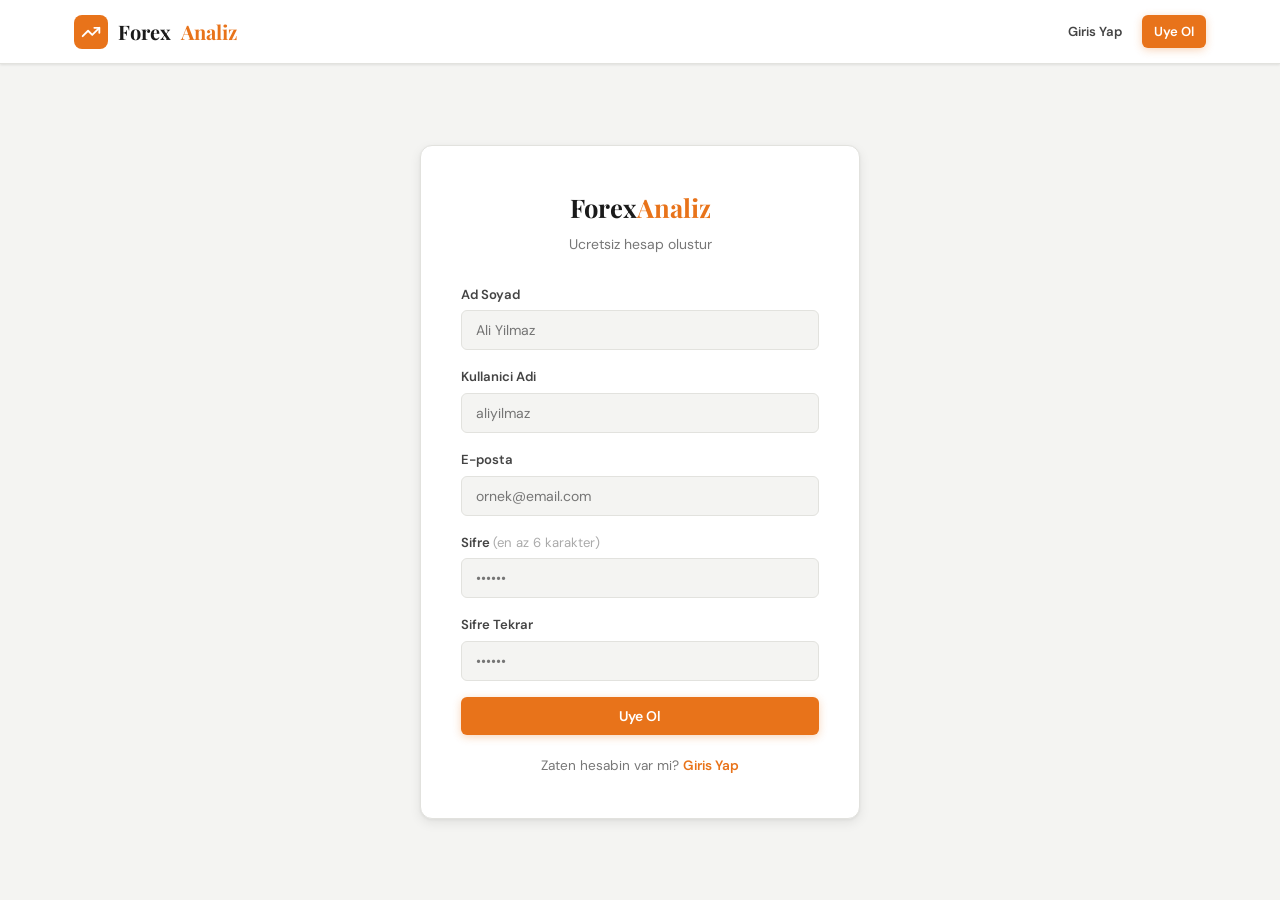
<file: frontend/kayit.html>
<!DOCTYPE html>
<html lang="tr">
<head>
  <meta charset="UTF-8"/>
  <meta name="viewport" content="width=device-width,initial-scale=1.0"/>
  <title>ForexAnaliz — Uye Ol</title>
  <link rel="stylesheet" href="style.css"/>
  <style>
    .auth-wrap{min-height:calc(100vh - 64px);display:flex;align-items:center;justify-content:center;padding:40px 16px;}
    .auth-card{background:var(--surface);border:1px solid var(--border);border-radius:var(--radius);padding:40px;width:100%;max-width:440px;box-shadow:var(--shadow);}
    .auth-logo{text-align:center;margin-bottom:28px;}
    .auth-logo h2{font-family:var(--font-display);font-size:1.6rem;}
    .auth-logo h2 span{color:var(--orange);}
    .form-group{margin-bottom:16px;}
    .form-label{display:block;font-size:.82rem;font-weight:600;color:var(--text-2);margin-bottom:5px;}
    .form-input{width:100%;padding:10px 14px;font-family:var(--font-body);font-size:.875rem;color:var(--text-1);background:var(--bg);border:1.5px solid var(--border);border-radius:var(--radius-sm);outline:none;transition:border-color .18s;box-sizing:border-box;}
    .form-input:focus{border-color:var(--orange);}
    .auth-footer{text-align:center;margin-top:20px;font-size:.85rem;color:var(--text-3);}
    .auth-footer a{color:var(--orange);font-weight:600;}
    .err-box{display:none;background:var(--red-bg);border:1px solid var(--red);color:var(--red);border-radius:var(--radius-sm);padding:10px 14px;font-size:.82rem;margin-bottom:14px;}
    .ok-box{display:none;background:var(--green-bg);border:1px solid var(--green);color:var(--green);border-radius:var(--radius-sm);padding:10px 14px;font-size:.82rem;margin-bottom:14px;}
  </style>
</head>
<body>
<nav class="navbar">
  <div class="container">
    <a href="index.html" class="nav-logo">
      <div class="nav-logo-icon"><svg viewBox="0 0 24 24"><polyline points="22 7 13.5 15.5 8.5 10.5 2 17"/><polyline points="16 7 22 7 22 13"/></svg></div>
      Forex<span>Analiz</span>
    </a>
    <div id="nav-auth" style="display:flex;gap:8px;"></div>
  </div>
</nav>

<div class="auth-wrap">
  <div class="auth-card">
    <div class="auth-logo">
      <h2>Forex<span>Analiz</span></h2>
      <p style="font-size:.875rem;color:var(--text-3);margin-top:4px;">Ucretsiz hesap olustur</p>
    </div>
    <div id="err-box" class="err-box"></div>
    <div id="ok-box"  class="ok-box"></div>
    <div class="form-group">
      <label class="form-label">Ad Soyad</label>
      <input id="fullname" type="text" class="form-input" placeholder="Ali Yilmaz"/>
    </div>
    <div class="form-group">
      <label class="form-label">Kullanici Adi</label>
      <input id="username" type="text" class="form-input" placeholder="aliyilmaz"/>
    </div>
    <div class="form-group">
      <label class="form-label">E-posta</label>
      <input id="email" type="email" class="form-input" placeholder="ornek@email.com"/>
    </div>
    <div class="form-group">
      <label class="form-label">Sifre <span style="color:var(--text-4);font-weight:400;">(en az 6 karakter)</span></label>
      <input id="password" type="password" class="form-input" placeholder="••••••"/>
    </div>
    <div class="form-group">
      <label class="form-label">Sifre Tekrar</label>
      <input id="password2" type="password" class="form-input" placeholder="••••••"/>
    </div>
    <button class="btn btn-primary" style="width:100%;justify-content:center;" id="kayit-btn" onclick="kayitOl()">
      Uye Ol
    </button>
    <div class="auth-footer">
      Zaten hesabin var mi? <a href="giris.html">Giris Yap</a>
    </div>
  </div>
</div>

<script src="api.js"></script>
<script>
if (Auth.isLoggedIn()) window.location.href = "index.html";

async function kayitOl() {
  const fullname  = document.getElementById("fullname").value.trim();
  const username  = document.getElementById("username").value.trim();
  const email     = document.getElementById("email").value.trim();
  const password  = document.getElementById("password").value;
  const password2 = document.getElementById("password2").value;
  const errBox    = document.getElementById("err-box");
  const okBox     = document.getElementById("ok-box");
  const btn       = document.getElementById("kayit-btn");

  errBox.style.display = "none";
  okBox.style.display  = "none";

  if (!username||!email||!password) { errBox.textContent="Tum alanlari doldurun"; errBox.style.display="block"; return; }
  if (password !== password2)       { errBox.textContent="Sifreler eslesmiyor";   errBox.style.display="block"; return; }
  if (password.length < 6)          { errBox.textContent="Sifre en az 6 karakter olmalidir"; errBox.style.display="block"; return; }

  btn.textContent = "Kayit yapiliyor...";
  btn.disabled    = true;

  try {
    await AuthAPI.register(email, username, password, fullname);
    okBox.textContent   = "✓ Kayit basarili! E-postanizi kontrol edin ve hesabinizi dogrulayin.";
    okBox.style.display = "block";
    btn.textContent     = "Gonderildi ✓";
  } catch(e) {
    errBox.textContent   = e.message;
    errBox.style.display = "block";
    btn.textContent      = "Uye Ol";
    btn.disabled         = false;
  }
}
</script>
</body>
</html>
</file>
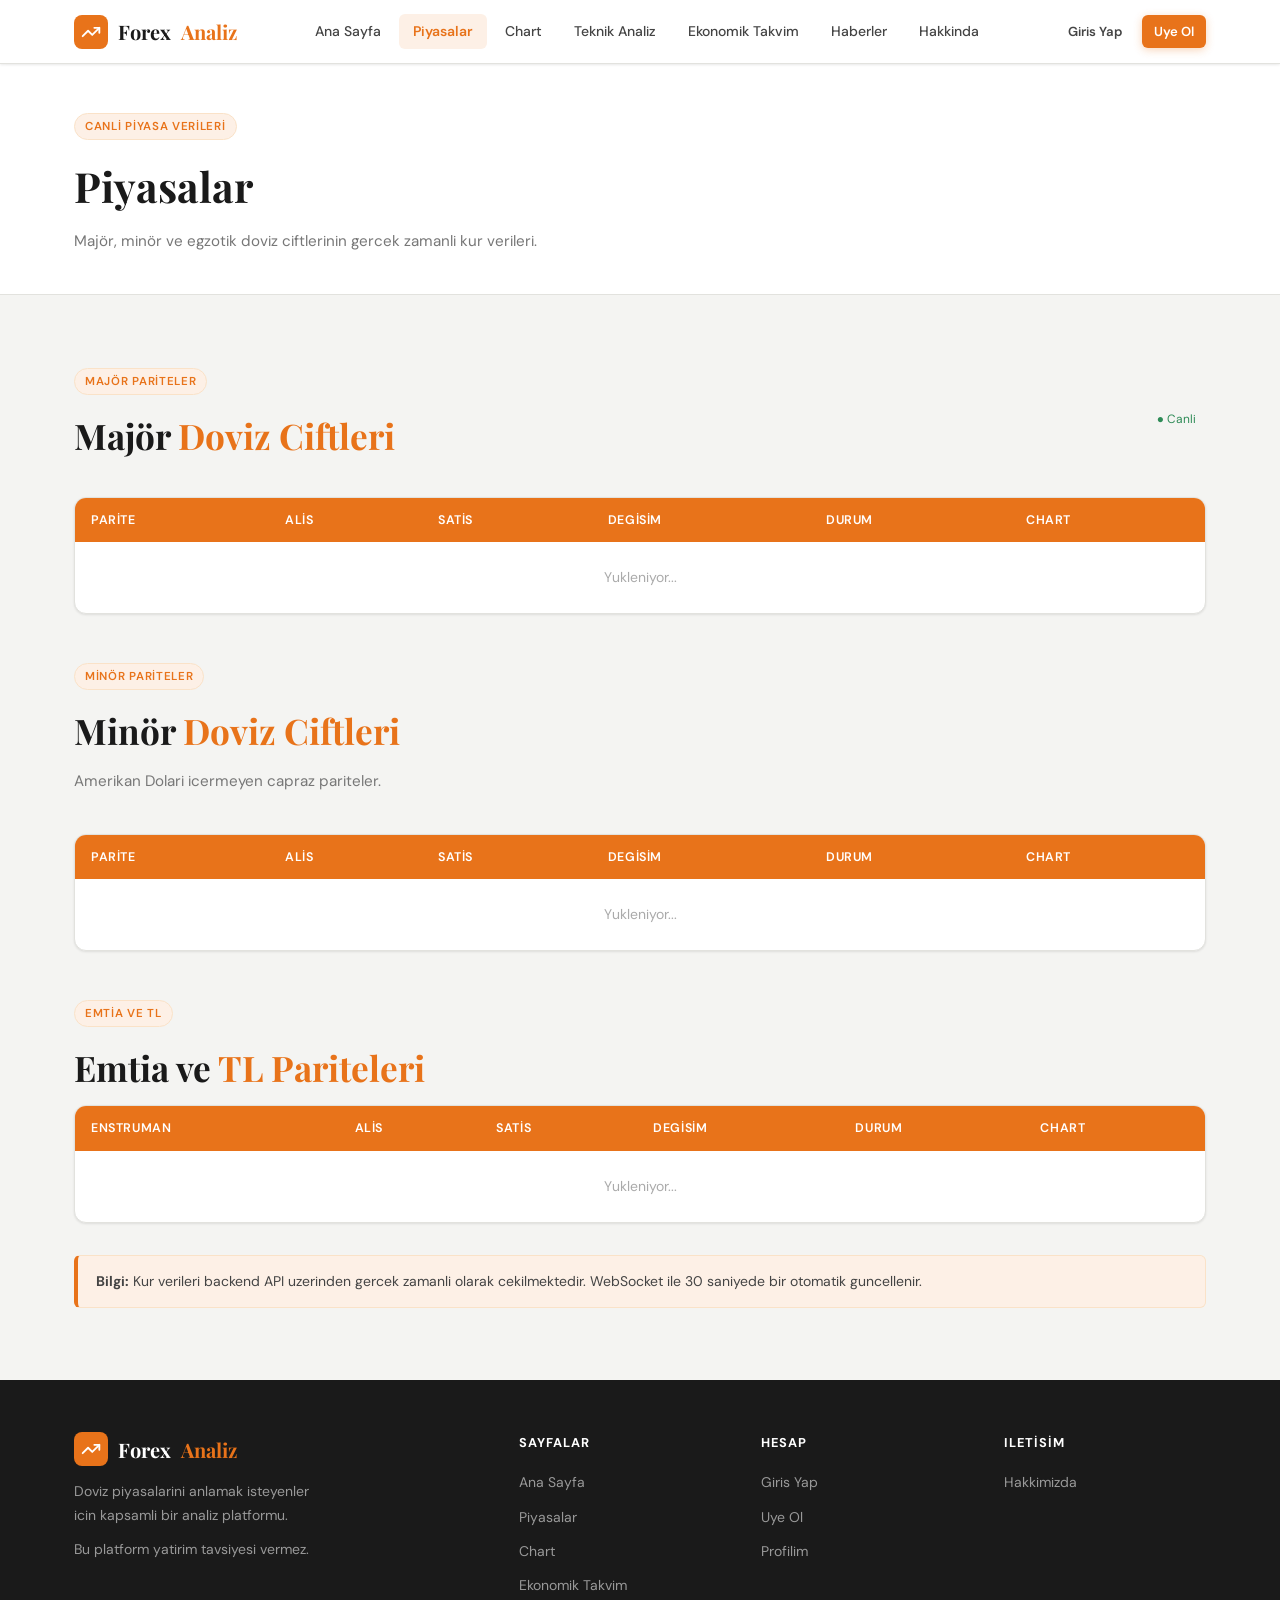
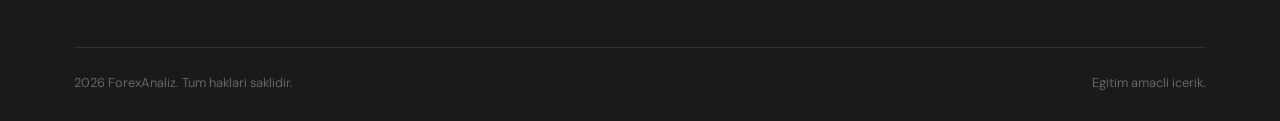
<file: frontend/piyasalar.html>
<!DOCTYPE html>
<html lang="tr">
<head>
  <meta charset="UTF-8" />
  <meta name="viewport" content="width=device-width, initial-scale=1.0" />
  <title>ForexAnaliz - Piyasalar</title>
  <link rel="stylesheet" href="style.css" />
</head>
<body>

<nav class="navbar">
  <div class="container">
    <a href="index.html" class="nav-logo">
      <div class="nav-logo-icon"><svg viewBox="0 0 24 24"><polyline points="22 7 13.5 15.5 8.5 10.5 2 17"/><polyline points="16 7 22 7 22 13"/></svg></div>
      Forex<span>Analiz</span>
    </a>
    <ul class="nav-links">
      <li><a href="index.html">Ana Sayfa</a></li>
      <li><a href="piyasalar.html" class="active">Piyasalar</a></li>
      <li><a href="chart.html">Chart</a></li>
      <li><a href="analiz.html">Teknik Analiz</a></li>
      <li><a href="ekonomik-takvim.html">Ekonomik Takvim</a></li>
      <li><a href="haberler.html">Haberler</a></li>
      <li><a href="hakkinda.html">Hakkinda</a></li>
    </ul>
    <div id="nav-auth" style="display:flex;gap:8px;"></div>
  </div>
</nav>

<div class="page-header">
  <div class="container">
    <div class="tag">Canli Piyasa Verileri</div>
    <h1>Piyasalar</h1>
    <p>Majör, minör ve egzotik doviz ciftlerinin gercek zamanli kur verileri.</p>
  </div>
</div>

<section class="section">
  <div class="container">

    <div style="display:flex;justify-content:space-between;align-items:center;margin-bottom:24px;flex-wrap:wrap;gap:12px;">
      <div>
        <div class="tag">Majör Pariteler</div>
        <h2 class="section-title">Majör <span>Doviz Ciftleri</span></h2>
      </div>
      <div style="display:flex;align-items:center;gap:10px;">
        <span id="ws-status" style="font-size:.75rem;color:var(--green);">● Canli</span>
        <span id="son-guncelleme" style="font-size:.75rem;color:var(--text-4);"></span>
      </div>
    </div>

    <div class="card" style="overflow:hidden;margin-bottom:48px;">
      <table class="data-table">
        <thead><tr>
          <th>Parite</th><th>Alis</th><th>Satis</th>
          <th>Degisim</th><th>Durum</th><th>Chart</th>
        </tr></thead>
        <tbody id="major-tbody">
          <tr><td colspan="6" style="text-align:center;padding:24px;color:var(--text-4);">Yukleniyor...</td></tr>
        </tbody>
      </table>
    </div>

    <div class="tag">Minör Pariteler</div>
    <h2 class="section-title">Minör <span>Doviz Ciftleri</span></h2>
    <p class="section-sub">Amerikan Dolari icermeyen capraz pariteler.</p>
    <div class="card" style="overflow:hidden;margin-bottom:48px;">
      <table class="data-table">
        <thead><tr>
          <th>Parite</th><th>Alis</th><th>Satis</th>
          <th>Degisim</th><th>Durum</th><th>Chart</th>
        </tr></thead>
        <tbody id="minor-tbody">
          <tr><td colspan="6" style="text-align:center;padding:24px;color:var(--text-4);">Yukleniyor...</td></tr>
        </tbody>
      </table>
    </div>

    <div class="tag">Emtia ve TL</div>
    <h2 class="section-title">Emtia ve <span>TL Pariteleri</span></h2>
    <div class="card" style="overflow:hidden;margin-bottom:32px;">
      <table class="data-table">
        <thead><tr>
          <th>Enstruman</th><th>Alis</th><th>Satis</th>
          <th>Degisim</th><th>Durum</th><th>Chart</th>
        </tr></thead>
        <tbody id="emtia-tbody">
          <tr><td colspan="6" style="text-align:center;padding:24px;color:var(--text-4);">Yukleniyor...</td></tr>
        </tbody>
      </table>
    </div>

    <div class="info-box">
      <strong>Bilgi:</strong> Kur verileri backend API uzerinden gercek zamanli olarak cekilmektedir. WebSocket ile 30 saniyede bir otomatik guncellenir.
    </div>
  </div>
</section>

<footer class="footer">
  <div class="container">
    <div class="footer-grid">
      <div class="footer-brand">
        <div class="nav-logo" style="color:#fff;">
          <div class="nav-logo-icon"><svg viewBox="0 0 24 24"><polyline points="22 7 13.5 15.5 8.5 10.5 2 17"/><polyline points="16 7 22 7 22 13"/></svg></div>
          Forex<span style="color:var(--orange);">Analiz</span>
        </div>
        <p>Doviz piyasalarini anlamak isteyenler icin kapsamli bir analiz platformu.</p>
        <p class="footer-disclaimer">Bu platform yatirim tavsiyesi vermez.</p>
      </div>
      <div class="footer-col"><h4>Sayfalar</h4><ul>
        <li><a href="index.html">Ana Sayfa</a></li>
        <li><a href="piyasalar.html">Piyasalar</a></li>
        <li><a href="chart.html">Chart</a></li>
        <li><a href="ekonomik-takvim.html">Ekonomik Takvim</a></li>
      </ul></div>
      <div class="footer-col"><h4>Hesap</h4><ul>
        <li><a href="giris.html">Giris Yap</a></li>
        <li><a href="kayit.html">Uye Ol</a></li>
        <li><a href="profil.html">Profilim</a></li>
      </ul></div>
      <div class="footer-col"><h4>Iletisim</h4><ul>
        <li><a href="hakkinda.html">Hakkimizda</a></li>
      </ul></div>
    </div>
    <div class="footer-bottom">
      <span>2026 ForexAnaliz. Tum haklari saklidir.</span>
      <span>Egitim amacli icerik.</span>
    </div>
  </div>
</footer>

<script src="api.js"></script>
<script>
const MAJOR = ["EUR/USD","GBP/USD","USD/JPY","USD/CHF","AUD/USD","USD/CAD","NZD/USD"];
const MINOR = ["EUR/GBP","EUR/JPY","GBP/JPY"];
const EMTIA = ["USD/TRY","EUR/TRY","XAU/USD"];
const NAMES = {
  "EUR/USD":"Euro / Dolar","GBP/USD":"Sterlin / Dolar","USD/JPY":"Dolar / JPY",
  "USD/CHF":"Dolar / CHF","AUD/USD":"AUD / Dolar","USD/CAD":"Dolar / CAD",
  "NZD/USD":"NZD / Dolar","EUR/GBP":"Euro / Sterlin","EUR/JPY":"Euro / JPY",
  "GBP/JPY":"Sterlin / JPY","USD/TRY":"Dolar / TL","EUR/TRY":"Euro / TL",
  "XAU/USD":"Altin (Ons)",
};

function row(p) {
  const up = p.change_pct >= 0;
  return `<tr>
    <td><strong>${p.symbol}</strong><br>
        <small style="color:var(--text-4);font-size:.75rem;">${NAMES[p.symbol]||""}</small></td>
    <td class="val-mono">${p.bid}</td>
    <td class="val-mono">${p.ask}</td>
    <td class="${up?"val-up":"val-down"}">${up?"+":""}${p.change_pct.toFixed(2)}%</td>
    <td><span class="badge ${up?"badge-green":p.change_pct===0?"badge-orange":"badge-red"}">
      ${up?"Al":p.change_pct===0?"Notr":"Sat"}</span></td>
    <td><a href="chart.html?sym=${encodeURIComponent(p.symbol)}"
           class="btn btn-ghost" style="font-size:.75rem;padding:4px 10px;">Chart →</a></td>
  </tr>`;
}

function render(data) {
  const bySymbol = {};
  data.forEach(p => bySymbol[p.symbol] = p);

  document.getElementById("major-tbody").innerHTML =
    MAJOR.map(s => bySymbol[s] ? row(bySymbol[s]) : "").join("");
  document.getElementById("minor-tbody").innerHTML =
    MINOR.map(s => bySymbol[s] ? row(bySymbol[s]) : "").join("");
  document.getElementById("emtia-tbody").innerHTML =
    EMTIA.map(s => bySymbol[s] ? row(bySymbol[s]) : "").join("");

  const now = new Date();
  document.getElementById("son-guncelleme").textContent =
    now.toLocaleTimeString("tr-TR",{hour:"2-digit",minute:"2-digit"});
}

const stream = new PriceStream(render);
ForexAPI.getPrices().then(r => render(r.data)).catch(()=>{});
</script>
</body>
</html>
</file>
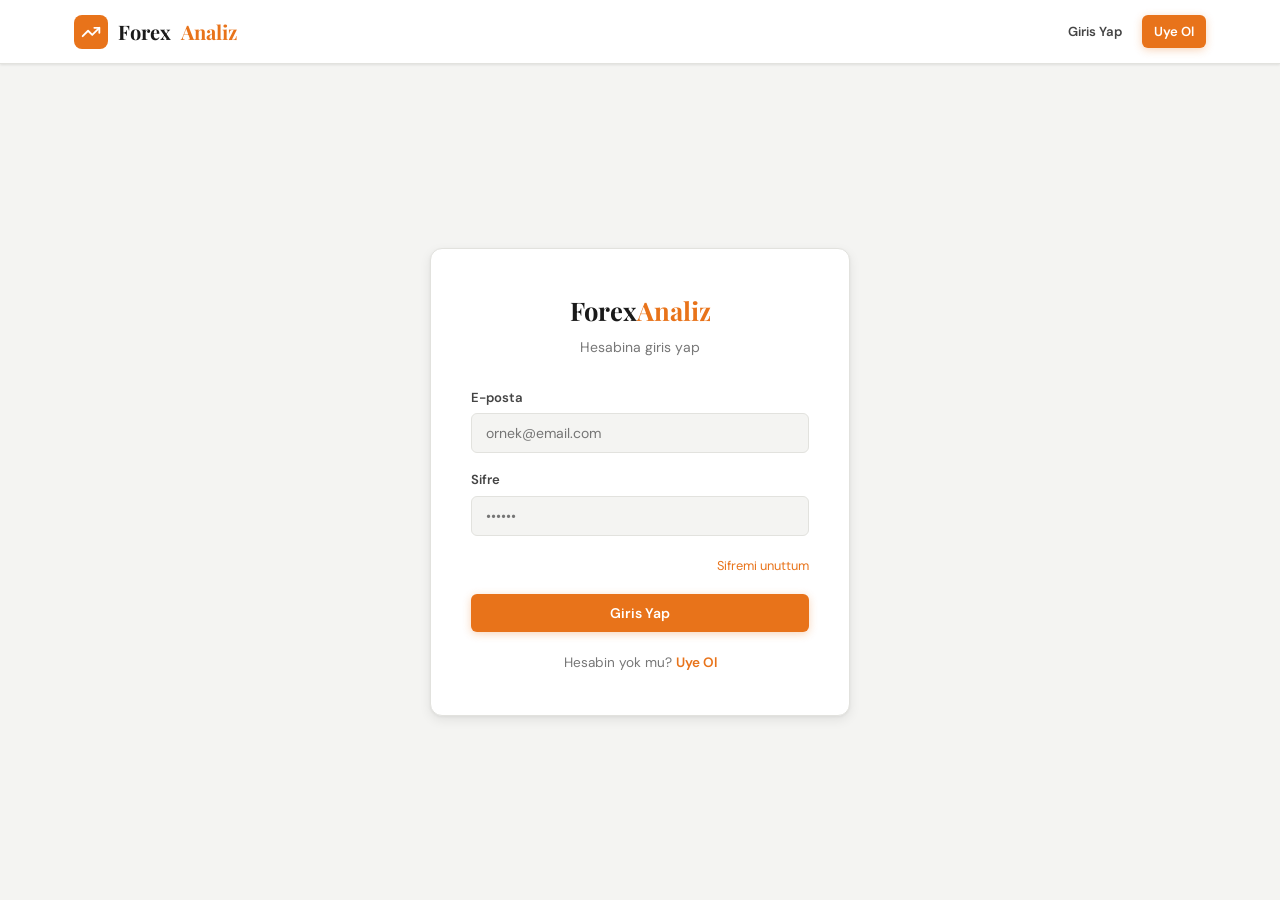
<file: frontend/profil.html>
<!DOCTYPE html>
<html lang="tr">
<head>
  <meta charset="UTF-8"/>
  <meta name="viewport" content="width=device-width,initial-scale=1.0"/>
  <title>ForexAnaliz — Profilim</title>
  <link rel="stylesheet" href="style.css"/>
  <style>
    .profile-grid{display:grid;grid-template-columns:260px 1fr;gap:28px;align-items:start;}
    .profile-card{background:var(--surface);border:1px solid var(--border);border-radius:var(--radius);padding:24px;}
    .avatar{width:72px;height:72px;background:var(--orange-pale);border:2px solid var(--orange);border-radius:50%;display:flex;align-items:center;justify-content:center;font-size:1.8rem;font-weight:700;color:var(--orange);font-family:var(--font-display);margin:0 auto 16px;}
    .tab-bar{display:flex;gap:4px;margin-bottom:24px;flex-wrap:wrap;}
    .tab-btn{padding:8px 18px;font-size:.82rem;font-weight:600;border:1.5px solid var(--border);border-radius:var(--radius-sm);cursor:pointer;background:transparent;color:var(--text-2);transition:.15s;}
    .tab-btn.active{background:var(--orange);color:#fff;border-color:var(--orange);}
    .tab-panel{display:none;}
    .tab-panel.active{display:block;}
    .form-group{margin-bottom:16px;}
    .form-label{display:block;font-size:.82rem;font-weight:600;color:var(--text-2);margin-bottom:5px;}
    .form-input{width:100%;padding:9px 13px;font-family:var(--font-body);font-size:.875rem;color:var(--text-1);background:var(--bg);border:1.5px solid var(--border);border-radius:var(--radius-sm);outline:none;transition:border-color .18s;box-sizing:border-box;}
    .form-input:focus{border-color:var(--orange);}
    .ok-msg{display:none;color:var(--green);font-size:.82rem;margin-top:8px;}
    .err-msg{display:none;color:var(--red);font-size:.82rem;margin-top:8px;}
    .alert-row,.note-row{display:flex;align-items:center;gap:12px;padding:10px 0;border-bottom:1px solid var(--border-soft);}
    .del-btn{background:none;border:none;cursor:pointer;color:var(--red);font-size:1rem;padding:0 4px;}
    @media(max-width:768px){.profile-grid{grid-template-columns:1fr;}}
  </style>
</head>
<body>
<nav class="navbar">
  <div class="container">
    <a href="index.html" class="nav-logo">
      <div class="nav-logo-icon"><svg viewBox="0 0 24 24"><polyline points="22 7 13.5 15.5 8.5 10.5 2 17"/><polyline points="16 7 22 7 22 13"/></svg></div>
      Forex<span>Analiz</span>
    </a>
    <ul class="nav-links">
      <li><a href="index.html">Ana Sayfa</a></li>
      <li><a href="piyasalar.html">Piyasalar</a></li>
      <li><a href="chart.html">Chart</a></li>
    </ul>
    <div id="nav-auth" style="display:flex;gap:8px;"></div>
  </div>
</nav>

<section class="section">
  <div class="container">
    <div class="profile-grid">

      <!-- Sol kart -->
      <div class="profile-card" style="text-align:center;">
        <div class="avatar" id="avatar-text">?</div>
        <div id="user-name" style="font-size:1rem;font-weight:700;">–</div>
        <div id="user-email" style="font-size:.82rem;color:var(--text-3);margin-bottom:8px;">–</div>
        <div id="user-since" style="font-size:.75rem;color:var(--text-4);">–</div>
        <div style="margin-top:20px;">
          <button class="btn btn-outline" style="width:100%;justify-content:center;margin-bottom:8px;" onclick="setTab('profil')">Profili Duzenle</button>
          <button class="btn btn-ghost"   style="width:100%;justify-content:center;" onclick="handleLogout()">Cikis Yap</button>
        </div>
      </div>

      <!-- Sağ içerik -->
      <div>
        <div class="tab-bar">
          <button class="tab-btn active" onclick="setTab('profil')">Profil</button>
          <button class="tab-btn"        onclick="setTab('sifre')">Sifre</button>
          <button class="tab-btn"        onclick="setTab('favoriler')">Favoriler</button>
          <button class="tab-btn"        onclick="setTab('alarmlar')">Alarmlar</button>
          <button class="tab-btn"        onclick="setTab('notlar')">Islem Notlari</button>
        </div>

        <!-- Profil -->
        <div id="tab-profil" class="tab-panel active profile-card">
          <h3 style="margin-bottom:20px;">Profil Bilgileri</h3>
          <div class="form-group"><label class="form-label">Ad Soyad</label><input id="p-fullname" class="form-input"/></div>
          <div class="form-group"><label class="form-label">Kullanici Adi</label><input id="p-username" class="form-input"/></div>
          <div class="form-group"><label class="form-label">E-posta</label><input id="p-email" class="form-input" disabled style="opacity:.6;"/></div>
          <button class="btn btn-primary" onclick="saveProfile()">Kaydet</button>
          <div id="p-ok" class="ok-msg">✓ Profil guncellendi</div>
          <div id="p-err" class="err-msg"></div>
        </div>

        <!-- Şifre -->
        <div id="tab-sifre" class="tab-panel profile-card">
          <h3 style="margin-bottom:20px;">Sifre Degistir</h3>
          <div class="form-group"><label class="form-label">Mevcut Sifre</label><input id="s-old" type="password" class="form-input"/></div>
          <div class="form-group"><label class="form-label">Yeni Sifre</label><input id="s-new" type="password" class="form-input"/></div>
          <div class="form-group"><label class="form-label">Yeni Sifre Tekrar</label><input id="s-new2" type="password" class="form-input"/></div>
          <button class="btn btn-primary" onclick="changePass()">Sifreyi Degistir</button>
          <div id="s-ok" class="ok-msg">✓ Sifre guncellendi</div>
          <div id="s-err" class="err-msg"></div>
        </div>

        <!-- Favoriler -->
        <div id="tab-favoriler" class="tab-panel profile-card">
          <h3 style="margin-bottom:20px;">Favori Pariteler</h3>
          <div id="fav-list"><div style="color:var(--text-4);font-size:.85rem;">Yukleniyor...</div></div>
        </div>

        <!-- Alarmlar -->
        <div id="tab-alarmlar" class="tab-panel profile-card">
          <h3 style="margin-bottom:16px;">Fiyat Alarmlari</h3>
          <div style="display:flex;gap:8px;margin-bottom:16px;flex-wrap:wrap;">
            <select id="al-sym" class="form-input" style="max-width:140px;">
              <option>EUR/USD</option><option>GBP/USD</option><option>USD/JPY</option>
              <option>USD/CHF</option><option>AUD/USD</option><option>USD/CAD</option>
              <option>NZD/USD</option><option>USD/TRY</option><option>XAU/USD</option>
            </select>
            <select id="al-dir" class="form-input" style="max-width:120px;">
              <option value="above">Yukari Asarsa</option>
              <option value="below">Asagi Duserse</option>
            </select>
            <input id="al-target" type="number" step="0.0001" class="form-input" placeholder="Hedef fiyat" style="max-width:160px;"/>
            <button class="btn btn-primary" onclick="createAlert()">Ekle</button>
          </div>
          <div id="alert-list"><div style="color:var(--text-4);font-size:.85rem;">Yukleniyor...</div></div>
        </div>

        <!-- İşlem Notları -->
        <div id="tab-notlar" class="tab-panel profile-card">
          <h3 style="margin-bottom:16px;">Islem Notlari</h3>
          <div style="display:grid;grid-template-columns:1fr 1fr;gap:8px;margin-bottom:16px;">
            <select id="n-sym" class="form-input">
              <option>EUR/USD</option><option>GBP/USD</option><option>USD/JPY</option>
              <option>USD/TRY</option><option>XAU/USD</option>
            </select>
            <select id="n-dir" class="form-input">
              <option value="buy">Al (Buy)</option><option value="sell">Sat (Sell)</option>
            </select>
            <input id="n-entry" type="number" step="0.00001" class="form-input" placeholder="Giris fiyati"/>
            <input id="n-sl"    type="number" step="0.00001" class="form-input" placeholder="Stop Loss"/>
            <input id="n-tp"    type="number" step="0.00001" class="form-input" placeholder="Take Profit"/>
            <input id="n-lot"   type="number" step="0.01"    class="form-input" placeholder="Lot miktari"/>
            <input id="n-note"  type="text"   class="form-input" placeholder="Not..." style="grid-column:span 2;"/>
          </div>
          <button class="btn btn-primary" onclick="createNote()">Not Ekle</button>
          <div id="note-list" style="margin-top:20px;"><div style="color:var(--text-4);font-size:.85rem;">Yukleniyor...</div></div>
        </div>
      </div>
    </div>
  </div>
</section>

<script src="api.js"></script>
<script>
// Auth kontrolü
if (!Auth.isLoggedIn()) window.location.href = "giris.html";

function setTab(name) {
  document.querySelectorAll(".tab-btn").forEach((b,i) => {
    const names = ["profil","sifre","favoriler","alarmlar","notlar"];
    b.classList.toggle("active", names[i]===name);
  });
  document.querySelectorAll(".tab-panel").forEach(p => p.classList.remove("active"));
  document.getElementById(`tab-${name}`).classList.add("active");
  if(name==="alarmlar")  loadAlerts();
  if(name==="notlar")    loadNotes();
  if(name==="favoriler") loadFavs();
}

// Profil yükle
(async () => {
  const me = await AuthAPI.getMe();
  const ini = (me.full_name||me.username||"?")[0].toUpperCase();
  document.getElementById("avatar-text").textContent = ini;
  document.getElementById("user-name").textContent   = me.full_name || me.username;
  document.getElementById("user-email").textContent  = me.email;
  document.getElementById("user-since").textContent  = "Uye: " + me.created_at?.substring(0,10);
  document.getElementById("p-fullname").value = me.full_name || "";
  document.getElementById("p-username").value = me.username  || "";
  document.getElementById("p-email").value    = me.email     || "";
})();

async function saveProfile() {
  const ok=document.getElementById("p-ok"), err=document.getElementById("p-err");
  ok.style.display=err.style.display="none";
  try {
    await AuthAPI.updateMe({
      full_name: document.getElementById("p-fullname").value,
      username:  document.getElementById("p-username").value,
    });
    ok.style.display="block";
  } catch(e) { err.textContent=e.message; err.style.display="block"; }
}

async function changePass() {
  const ok=document.getElementById("s-ok"), err=document.getElementById("s-err");
  ok.style.display=err.style.display="none";
  const n=document.getElementById("s-new").value;
  if(n!==document.getElementById("s-new2").value){ err.textContent="Sifreler eslesmiyor"; err.style.display="block"; return; }
  try {
    await AuthAPI.changePassword(document.getElementById("s-old").value, n);
    ok.style.display="block";
  } catch(e) { err.textContent=e.message; err.style.display="block"; }
}

async function loadFavs() {
  const el=document.getElementById("fav-list");
  try {
    const r=await ForexAPI.getFavorites();
    if(!r.data.length){ el.innerHTML='<div style="color:var(--text-4);font-size:.85rem;">Favori parite eklemediniz. Chart sayfasindan ekleyebilirsiniz.</div>'; return; }
    el.innerHTML=r.data.map(s=>`
      <div class="alert-row">
        <span style="font-weight:600;">${s}</span>
        <a href="chart.html" style="font-size:.78rem;color:var(--orange);">Grafe Git →</a>
        <button class="del-btn" onclick="removeFav('${s}')">✕</button>
      </div>`).join('');
  } catch(e){ el.innerHTML='<div style="color:var(--red);">Yukleme hatasi</div>'; }
}

async function removeFav(sym) {
  await ForexAPI.removeFavorite(sym);
  loadFavs();
}

async function loadAlerts() {
  const el=document.getElementById("alert-list");
  try {
    const r=await ForexAPI.getAlerts();
    if(!r.data.length){ el.innerHTML='<div style="color:var(--text-4);font-size:.85rem;">Alarm yok.</div>'; return; }
    el.innerHTML=r.data.map(a=>`
      <div class="alert-row">
        <span class="badge badge-orange">${a.symbol}</span>
        <span style="font-size:.85rem;">${a.direction==='above'?'↑ Yukari Asarsa':'↓ Asagi Duserse'} <strong>${a.target}</strong></span>
        <span class="badge ${a.triggered?'badge-green':'badge-blue'}">${a.triggered?'Tetiklendi':'Aktif'}</span>
        <button class="del-btn" onclick="deleteAlert(${a.id})">✕</button>
      </div>`).join('');
  } catch(e){ el.innerHTML='<div style="color:var(--red);">Yukleme hatasi</div>'; }
}

async function createAlert() {
  await ForexAPI.createAlert({
    symbol:    document.getElementById("al-sym").value,
    direction: document.getElementById("al-dir").value,
    target:    parseFloat(document.getElementById("al-target").value),
  });
  document.getElementById("al-target").value="";
  loadAlerts();
}

async function deleteAlert(id) {
  await ForexAPI.deleteAlert(id);
  loadAlerts();
}

async function loadNotes() {
  const el=document.getElementById("note-list");
  try {
    const r=await ForexAPI.getNotes();
    if(!r.data.length){ el.innerHTML='<div style="color:var(--text-4);font-size:.85rem;">Not yok.</div>'; return; }
    el.innerHTML=r.data.map(n=>`
      <div class="note-row" style="flex-wrap:wrap;">
        <span class="badge badge-orange">${n.symbol}</span>
        <span class="badge ${n.direction==='buy'?'badge-green':'badge-red'}">${n.direction==='buy'?'Al':'Sat'}</span>
        ${n.entry?`<span style="font-size:.8rem;">Giris: <strong>${n.entry}</strong></span>`:''}
        ${n.sl?`<span style="font-size:.8rem;">SL: <strong>${n.sl}</strong></span>`:''}
        ${n.tp?`<span style="font-size:.8rem;">TP: <strong>${n.tp}</strong></span>`:''}
        ${n.lot?`<span style="font-size:.8rem;">Lot: <strong>${n.lot}</strong></span>`:''}
        ${n.note?`<span style="font-size:.8rem;color:var(--text-3);">${n.note}</span>`:''}
        <span style="font-size:.72rem;color:var(--text-4);margin-left:auto;">${n.created_at?.substring(0,10)}</span>
        <button class="del-btn" onclick="deleteNote(${n.id})">✕</button>
      </div>`).join('');
  } catch(e){ el.innerHTML='<div style="color:var(--red);">Yukleme hatasi</div>'; }
}

async function createNote() {
  await ForexAPI.createNote({
    symbol:    document.getElementById("n-sym").value,
    direction: document.getElementById("n-dir").value,
    entry: parseFloat(document.getElementById("n-entry").value)||null,
    sl:    parseFloat(document.getElementById("n-sl").value)||null,
    tp:    parseFloat(document.getElementById("n-tp").value)||null,
    lot:   parseFloat(document.getElementById("n-lot").value)||null,
    note:  document.getElementById("n-note").value,
  });
  loadNotes();
}

async function deleteNote(id) {
  await ForexAPI.deleteNote(id);
  loadNotes();
}
</script>
</body>
</html>
</file>
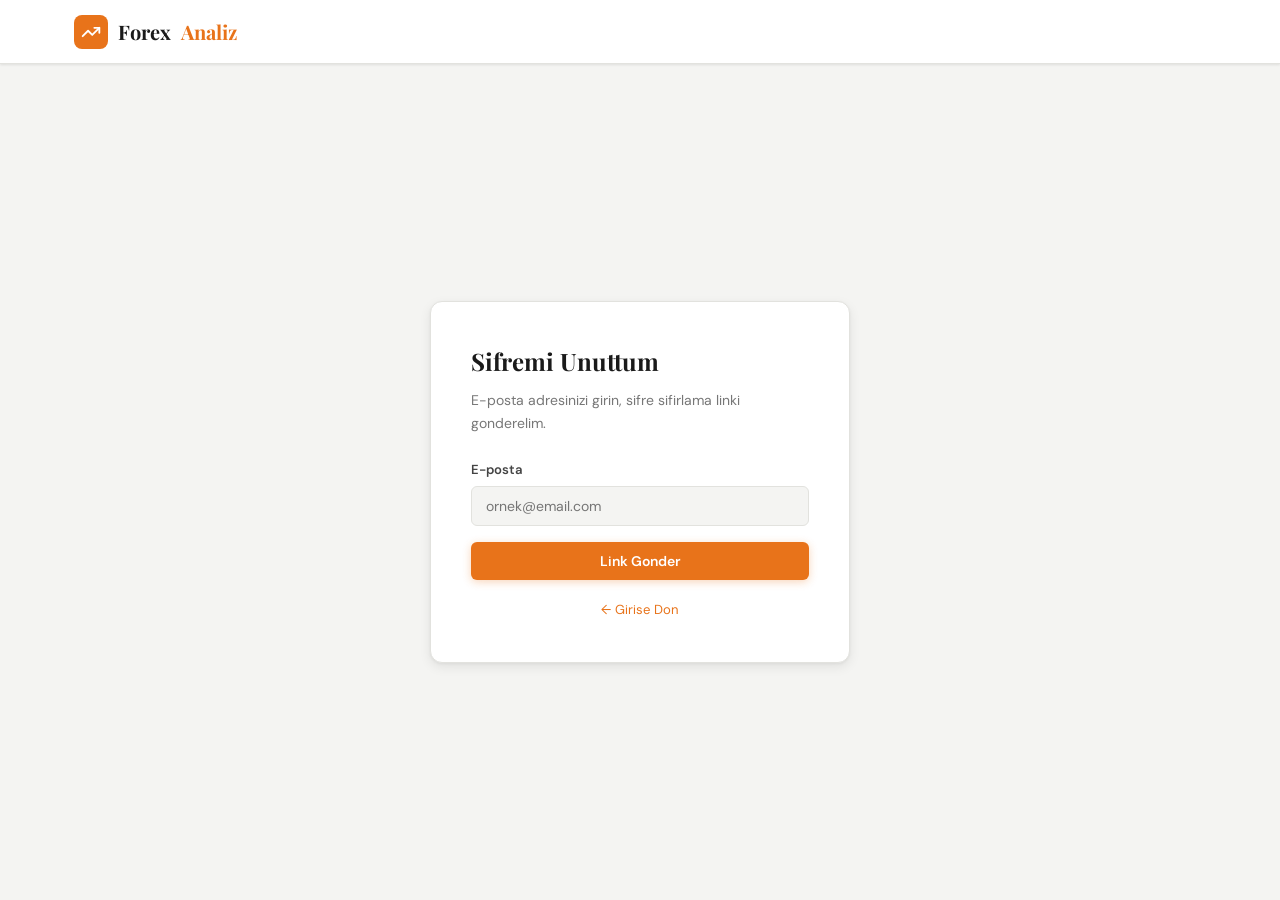
<file: frontend/sifre-sifirla.html>
<!DOCTYPE html>
<html lang="tr">
<head>
  <meta charset="UTF-8"/>
  <meta name="viewport" content="width=device-width,initial-scale=1.0"/>
  <title>ForexAnaliz — Sifre Sifirla</title>
  <link rel="stylesheet" href="style.css"/>
  <style>
    .auth-wrap{min-height:calc(100vh - 64px);display:flex;align-items:center;justify-content:center;padding:40px 16px;}
    .auth-card{background:var(--surface);border:1px solid var(--border);border-radius:var(--radius);padding:40px;width:100%;max-width:420px;box-shadow:var(--shadow);}
    .form-group{margin-bottom:16px;}
    .form-label{display:block;font-size:.82rem;font-weight:600;color:var(--text-2);margin-bottom:5px;}
    .form-input{width:100%;padding:10px 14px;font-family:var(--font-body);font-size:.875rem;color:var(--text-1);background:var(--bg);border:1.5px solid var(--border);border-radius:var(--radius-sm);outline:none;transition:border-color .18s;box-sizing:border-box;}
    .form-input:focus{border-color:var(--orange);}
    .ok-box{display:none;background:var(--green-bg);border:1px solid var(--green);color:var(--green);border-radius:var(--radius-sm);padding:10px 14px;font-size:.82rem;margin-bottom:14px;}
    .err-box{display:none;background:var(--red-bg);border:1px solid var(--red);color:var(--red);border-radius:var(--radius-sm);padding:10px 14px;font-size:.82rem;margin-bottom:14px;}
  </style>
</head>
<body>
<nav class="navbar">
  <div class="container">
    <a href="index.html" class="nav-logo">
      <div class="nav-logo-icon"><svg viewBox="0 0 24 24"><polyline points="22 7 13.5 15.5 8.5 10.5 2 17"/><polyline points="16 7 22 7 22 13"/></svg></div>
      Forex<span>Analiz</span>
    </a>
  </div>
</nav>

<div class="auth-wrap">
  <div class="auth-card">
    <!-- Adım 1: Email gir -->
    <div id="step1">
      <h2 style="font-family:var(--font-display);margin-bottom:8px;">Sifremi Unuttum</h2>
      <p style="font-size:.875rem;color:var(--text-3);margin-bottom:24px;">E-posta adresinizi girin, sifre sifirlama linki gonderelim.</p>
      <div id="err1" class="err-box"></div>
      <div id="ok1"  class="ok-box"></div>
      <div class="form-group">
        <label class="form-label">E-posta</label>
        <input id="email" type="email" class="form-input" placeholder="ornek@email.com"/>
      </div>
      <button class="btn btn-primary" style="width:100%;justify-content:center;" onclick="sendReset()">Link Gonder</button>
      <div style="text-align:center;margin-top:16px;">
        <a href="giris.html" style="font-size:.82rem;color:var(--orange);">← Girise Don</a>
      </div>
    </div>

    <!-- Adım 2: Token + yeni şifre (URL'de token varsa) -->
    <div id="step2" style="display:none;">
      <h2 style="font-family:var(--font-display);margin-bottom:8px;">Yeni Sifre</h2>
      <div id="err2" class="err-box"></div>
      <div id="ok2"  class="ok-box"></div>
      <div class="form-group">
        <label class="form-label">Yeni Sifre</label>
        <input id="newpass"  type="password" class="form-input" placeholder="••••••"/>
      </div>
      <div class="form-group">
        <label class="form-label">Tekrar</label>
        <input id="newpass2" type="password" class="form-input" placeholder="••••••"/>
      </div>
      <button class="btn btn-primary" style="width:100%;justify-content:center;" onclick="doReset()">Sifreyi Guncelle</button>
    </div>
  </div>
</div>

<script src="api.js"></script>
<script>
// Token URL'de varsa adım 2'yi göster
const token = new URLSearchParams(window.location.search).get("token");
if (token) {
  document.getElementById("step1").style.display = "none";
  document.getElementById("step2").style.display = "block";
}

async function sendReset() {
  const email = document.getElementById("email").value.trim();
  const err=document.getElementById("err1"), ok=document.getElementById("ok1");
  err.style.display=ok.style.display="none";
  if(!email){ err.textContent="Email girin"; err.style.display="block"; return; }
  try {
    await AuthAPI.forgotPassword(email);
    ok.textContent="Eger bu email kayitliysa sifre sifirlama linki gonderildi.";
    ok.style.display="block";
  } catch(e){ err.textContent=e.message; err.style.display="block"; }
}

async function doReset() {
  const pass=document.getElementById("newpass").value;
  const err=document.getElementById("err2"), ok=document.getElementById("ok2");
  err.style.display=ok.style.display="none";
  if(pass!==document.getElementById("newpass2").value){ err.textContent="Sifreler eslesmiyor"; err.style.display="block"; return; }
  try {
    await AuthAPI.resetPassword(token, pass);
    ok.textContent="✓ Sifre guncellendi! 3 saniye sonra giris sayfasina yonlendiriliyorsunuz...";
    ok.style.display="block";
    setTimeout(()=>window.location.href="giris.html", 3000);
  } catch(e){ err.textContent=e.message; err.style.display="block"; }
}
</script>
</body>
</html>
</file>
<file: frontend/style.css>
/* ============================================================
   ForexAnaliz — Ana Stil Dosyasi
   Palet: Acik gri zemin, beyaz kartlar, turuncu aksanlar
   ============================================================ */

@import url('https://fonts.googleapis.com/css2?family=DM+Sans:wght@300;400;500;600;700&family=DM+Mono:wght@400;500&family=Playfair+Display:wght@600;700&display=swap');

/* ---- Degiskenler ---- */
:root {
  --bg:          #F4F4F2;
  --surface:     #FFFFFF;
  --surface-2:   #FAFAFA;
  --border:      #E2E2DE;
  --border-soft: #EEEEEA;

  --orange:      #E8731A;
  --orange-dark: #CF6010;
  --orange-pale: #FDF0E6;
  --orange-light: #FAE2C8;

  --text-1:  #1A1A1A;
  --text-2:  #444444;
  --text-3:  #777777;
  --text-4:  #AAAAAA;

  --green:   #2E8B57;
  --green-bg:#EAF5EE;
  --red:     #C0392B;
  --red-bg:  #FDECEA;
  --blue:    #1A6FA8;
  --blue-bg: #E8F2FA;

  --radius-sm: 6px;
  --radius:    12px;
  --radius-lg: 18px;

  --shadow-sm: 0 1px 3px rgba(0,0,0,.06), 0 1px 2px rgba(0,0,0,.04);
  --shadow:    0 4px 12px rgba(0,0,0,.08), 0 1px 3px rgba(0,0,0,.05);
  --shadow-lg: 0 8px 24px rgba(0,0,0,.10), 0 2px 6px rgba(0,0,0,.06);

  --font-body:    'DM Sans', sans-serif;
  --font-display: 'Playfair Display', serif;
  --font-mono:    'DM Mono', monospace;

  --nav-h: 64px;
  --max-w: 1180px;
}

/* ---- Reset & Temel ---- */
*, *::before, *::after { box-sizing: border-box; margin: 0; padding: 0; }

html { scroll-behavior: smooth; font-size: 16px; }

body {
  font-family: var(--font-body);
  background: var(--bg);
  color: var(--text-1);
  line-height: 1.65;
  -webkit-font-smoothing: antialiased;
}

img { display: block; max-width: 100%; }
a  { color: inherit; text-decoration: none; }

/* ---- Yardimci Siniflar ---- */
.container {
  width: 100%;
  max-width: var(--max-w);
  margin: 0 auto;
  padding: 0 24px;
}

.section {
  padding: 72px 0;
}

.section-title {
  font-family: var(--font-display);
  font-size: clamp(1.6rem, 3vw, 2.2rem);
  color: var(--text-1);
  margin-bottom: 8px;
}

.section-sub {
  font-size: .95rem;
  color: var(--text-3);
  margin-bottom: 40px;
}

.section-title span {
  color: var(--orange);
}

.tag {
  display: inline-block;
  font-size: .72rem;
  font-weight: 600;
  letter-spacing: .06em;
  text-transform: uppercase;
  color: var(--orange);
  background: var(--orange-pale);
  border: 1px solid var(--orange-light);
  padding: 3px 10px;
  border-radius: 99px;
  margin-bottom: 12px;
}

/* ---- Navigasyon ---- */
.navbar {
  position: sticky;
  top: 0;
  z-index: 1000;
  height: var(--nav-h);
  background: var(--surface);
  border-bottom: 1px solid var(--border);
  display: flex;
  align-items: center;
  box-shadow: var(--shadow-sm);
}

.navbar .container {
  display: flex;
  align-items: center;
  justify-content: space-between;
  height: 100%;
}

.nav-logo {
  display: flex;
  align-items: center;
  gap: 10px;
  font-family: var(--font-display);
  font-size: 1.25rem;
  font-weight: 700;
  color: var(--text-1);
}

.nav-logo-icon {
  width: 34px;
  height: 34px;
  background: var(--orange);
  border-radius: 8px;
  display: flex;
  align-items: center;
  justify-content: center;
}

.nav-logo-icon svg {
  width: 20px;
  height: 20px;
  fill: none;
  stroke: #fff;
  stroke-width: 2.2;
  stroke-linecap: round;
  stroke-linejoin: round;
}

.nav-logo span { color: var(--orange); }

.nav-links {
  display: flex;
  align-items: center;
  gap: 4px;
  list-style: none;
}

.nav-links a {
  display: block;
  padding: 6px 14px;
  font-size: .875rem;
  font-weight: 500;
  color: var(--text-2);
  border-radius: var(--radius-sm);
  transition: color .18s, background .18s;
}

.nav-links a:hover {
  color: var(--orange);
  background: var(--orange-pale);
}

.nav-links a.active {
  color: var(--orange);
  background: var(--orange-pale);
  font-weight: 600;
}

.nav-badge {
  display: inline-block;
  width: 7px;
  height: 7px;
  background: var(--green);
  border-radius: 50%;
  margin-left: 5px;
  vertical-align: middle;
  animation: pulse 2s infinite;
}

@keyframes pulse {
  0%, 100% { opacity: 1; }
  50%       { opacity: .4; }
}

/* ---- Kart ---- */
.card {
  background: var(--surface);
  border: 1px solid var(--border);
  border-radius: var(--radius);
  box-shadow: var(--shadow-sm);
  overflow: hidden;
  transition: box-shadow .2s, transform .2s;
}

.card:hover {
  box-shadow: var(--shadow);
  transform: translateY(-2px);
}

.card-header {
  padding: 18px 20px 14px;
  border-bottom: 1px solid var(--border-soft);
}

.card-body {
  padding: 20px;
}

/* ---- Butonlar ---- */
.btn {
  display: inline-flex;
  align-items: center;
  gap: 8px;
  padding: 10px 22px;
  font-family: var(--font-body);
  font-size: .875rem;
  font-weight: 600;
  border: none;
  border-radius: var(--radius-sm);
  cursor: pointer;
  transition: background .18s, transform .12s, box-shadow .18s;
  text-decoration: none;
}

.btn:active { transform: scale(.97); }

.btn-primary {
  background: var(--orange);
  color: #fff;
  box-shadow: 0 2px 8px rgba(232,115,26,.30);
}

.btn-primary:hover {
  background: var(--orange-dark);
  box-shadow: 0 4px 14px rgba(232,115,26,.38);
}

.btn-outline {
  background: transparent;
  color: var(--orange);
  border: 1.5px solid var(--orange);
}

.btn-outline:hover {
  background: var(--orange-pale);
}

.btn-ghost {
  background: transparent;
  color: var(--text-2);
}

.btn-ghost:hover {
  background: var(--border-soft);
  color: var(--text-1);
}

/* ---- Badge / Etiket ---- */
.badge {
  display: inline-block;
  font-size: .72rem;
  font-weight: 600;
  padding: 2px 9px;
  border-radius: 99px;
}

.badge-green { background: var(--green-bg); color: var(--green); }
.badge-red   { background: var(--red-bg);   color: var(--red);   }
.badge-blue  { background: var(--blue-bg);  color: var(--blue);  }
.badge-orange{ background: var(--orange-pale); color: var(--orange); }

/* ---- Tablo ---- */
.data-table {
  width: 100%;
  border-collapse: collapse;
  font-size: .875rem;
}

.data-table th {
  background: var(--orange);
  color: #fff;
  font-weight: 600;
  font-size: .78rem;
  letter-spacing: .05em;
  text-transform: uppercase;
  padding: 12px 16px;
  text-align: left;
}

.data-table th:first-child { border-radius: var(--radius-sm) 0 0 0; }
.data-table th:last-child  { border-radius: 0 var(--radius-sm) 0 0; }

.data-table td {
  padding: 13px 16px;
  border-bottom: 1px solid var(--border-soft);
  color: var(--text-2);
  vertical-align: middle;
}

.data-table tr:last-child td { border-bottom: none; }

.data-table tbody tr {
  transition: background .15s;
}

.data-table tbody tr:hover {
  background: var(--surface-2);
}

.data-table .val-up   { color: var(--green); font-weight: 600; font-family: var(--font-mono); }
.data-table .val-down { color: var(--red);   font-weight: 600; font-family: var(--font-mono); }
.data-table .val-mono { font-family: var(--font-mono); }

/* ---- Hero Bolumu ---- */
.hero {
  background: var(--surface);
  border-bottom: 1px solid var(--border);
  padding: 80px 0 64px;
}

.hero-inner {
  display: grid;
  grid-template-columns: 1fr 1fr;
  gap: 64px;
  align-items: center;
}

.hero-eyebrow {
  font-size: .78rem;
  font-weight: 700;
  letter-spacing: .1em;
  text-transform: uppercase;
  color: var(--orange);
  margin-bottom: 16px;
}

.hero-title {
  font-family: var(--font-display);
  font-size: clamp(2rem, 4.5vw, 3.2rem);
  line-height: 1.18;
  color: var(--text-1);
  margin-bottom: 20px;
}

.hero-title span { color: var(--orange); }

.hero-desc {
  font-size: 1.05rem;
  color: var(--text-3);
  margin-bottom: 32px;
  max-width: 480px;
}

.hero-actions {
  display: flex;
  gap: 12px;
  flex-wrap: wrap;
}

.hero-stats {
  display: grid;
  grid-template-columns: 1fr 1fr;
  gap: 16px;
}

.hero-stat-card {
  background: var(--bg);
  border: 1px solid var(--border);
  border-radius: var(--radius);
  padding: 20px;
}

.hero-stat-pair {
  display: flex;
  align-items: baseline;
  gap: 6px;
  margin-bottom: 4px;
}

.hero-stat-value {
  font-family: var(--font-mono);
  font-size: 1.5rem;
  font-weight: 500;
  color: var(--text-1);
}

.hero-stat-change {
  font-size: .82rem;
  font-weight: 600;
}

.hero-stat-change.up   { color: var(--green); }
.hero-stat-change.down { color: var(--red);   }

.hero-stat-label {
  font-size: .78rem;
  font-weight: 600;
  color: var(--text-3);
  text-transform: uppercase;
  letter-spacing: .06em;
}

/* ---- Bilgi Kutusu ---- */
.info-box {
  background: var(--orange-pale);
  border: 1px solid var(--orange-light);
  border-left: 4px solid var(--orange);
  border-radius: var(--radius-sm);
  padding: 14px 18px;
  font-size: .875rem;
  color: var(--text-2);
}

/* ---- Footer ---- */
.footer {
  background: var(--text-1);
  color: #ccc;
  padding: 52px 0 28px;
}

.footer-grid {
  display: grid;
  grid-template-columns: 2fr 1fr 1fr 1fr;
  gap: 40px;
  margin-bottom: 40px;
}

.footer-brand .nav-logo {
  color: #fff;
  margin-bottom: 14px;
}

.footer-brand p {
  font-size: .875rem;
  line-height: 1.7;
  color: #999;
  max-width: 260px;
}

.footer-col h4 {
  font-size: .8rem;
  font-weight: 700;
  letter-spacing: .08em;
  text-transform: uppercase;
  color: #fff;
  margin-bottom: 16px;
}

.footer-col ul { list-style: none; }

.footer-col ul li {
  margin-bottom: 8px;
}

.footer-col ul li a {
  font-size: .875rem;
  color: #999;
  transition: color .15s;
}

.footer-col ul li a:hover { color: var(--orange); }

.footer-bottom {
  border-top: 1px solid #333;
  padding-top: 24px;
  display: flex;
  justify-content: space-between;
  align-items: center;
  font-size: .8rem;
  color: #666;
}

.footer-disclaimer {
  font-size: .75rem;
  color: #555;
  margin-top: 10px;
  line-height: 1.6;
}

/* ---- Sayfa Basligi (ic sayfalar) ---- */
.page-header {
  background: var(--surface);
  border-bottom: 1px solid var(--border);
  padding: 48px 0 40px;
}

.page-header h1 {
  font-family: var(--font-display);
  font-size: clamp(1.8rem, 3.5vw, 2.6rem);
  margin-bottom: 8px;
}

.page-header p {
  color: var(--text-3);
  font-size: .95rem;
  max-width: 560px;
}

/* ---- Grid Yardimcilari ---- */
.grid-2 { display: grid; grid-template-columns: 1fr 1fr; gap: 24px; }
.grid-3 { display: grid; grid-template-columns: repeat(3, 1fr); gap: 24px; }
.grid-4 { display: grid; grid-template-columns: repeat(4, 1fr); gap: 20px; }

/* ---- Divider ---- */
.divider {
  height: 1px;
  background: var(--border);
  margin: 32px 0;
}

/* ---- Duyarlili (Responsive) ---- */
@media (max-width: 960px) {
  .hero-inner      { grid-template-columns: 1fr; gap: 40px; }
  .hero-stats      { grid-template-columns: repeat(2, 1fr); }
  .footer-grid     { grid-template-columns: 1fr 1fr; }
  .grid-4          { grid-template-columns: 1fr 1fr; }
}

@media (max-width: 640px) {
  :root { --nav-h: 56px; }
  .section         { padding: 48px 0; }
  .grid-2, .grid-3 { grid-template-columns: 1fr; }
  .footer-grid     { grid-template-columns: 1fr; gap: 28px; }
  .nav-links       { display: none; }
  .hero-stats      { grid-template-columns: 1fr 1fr; }
}
</file>
